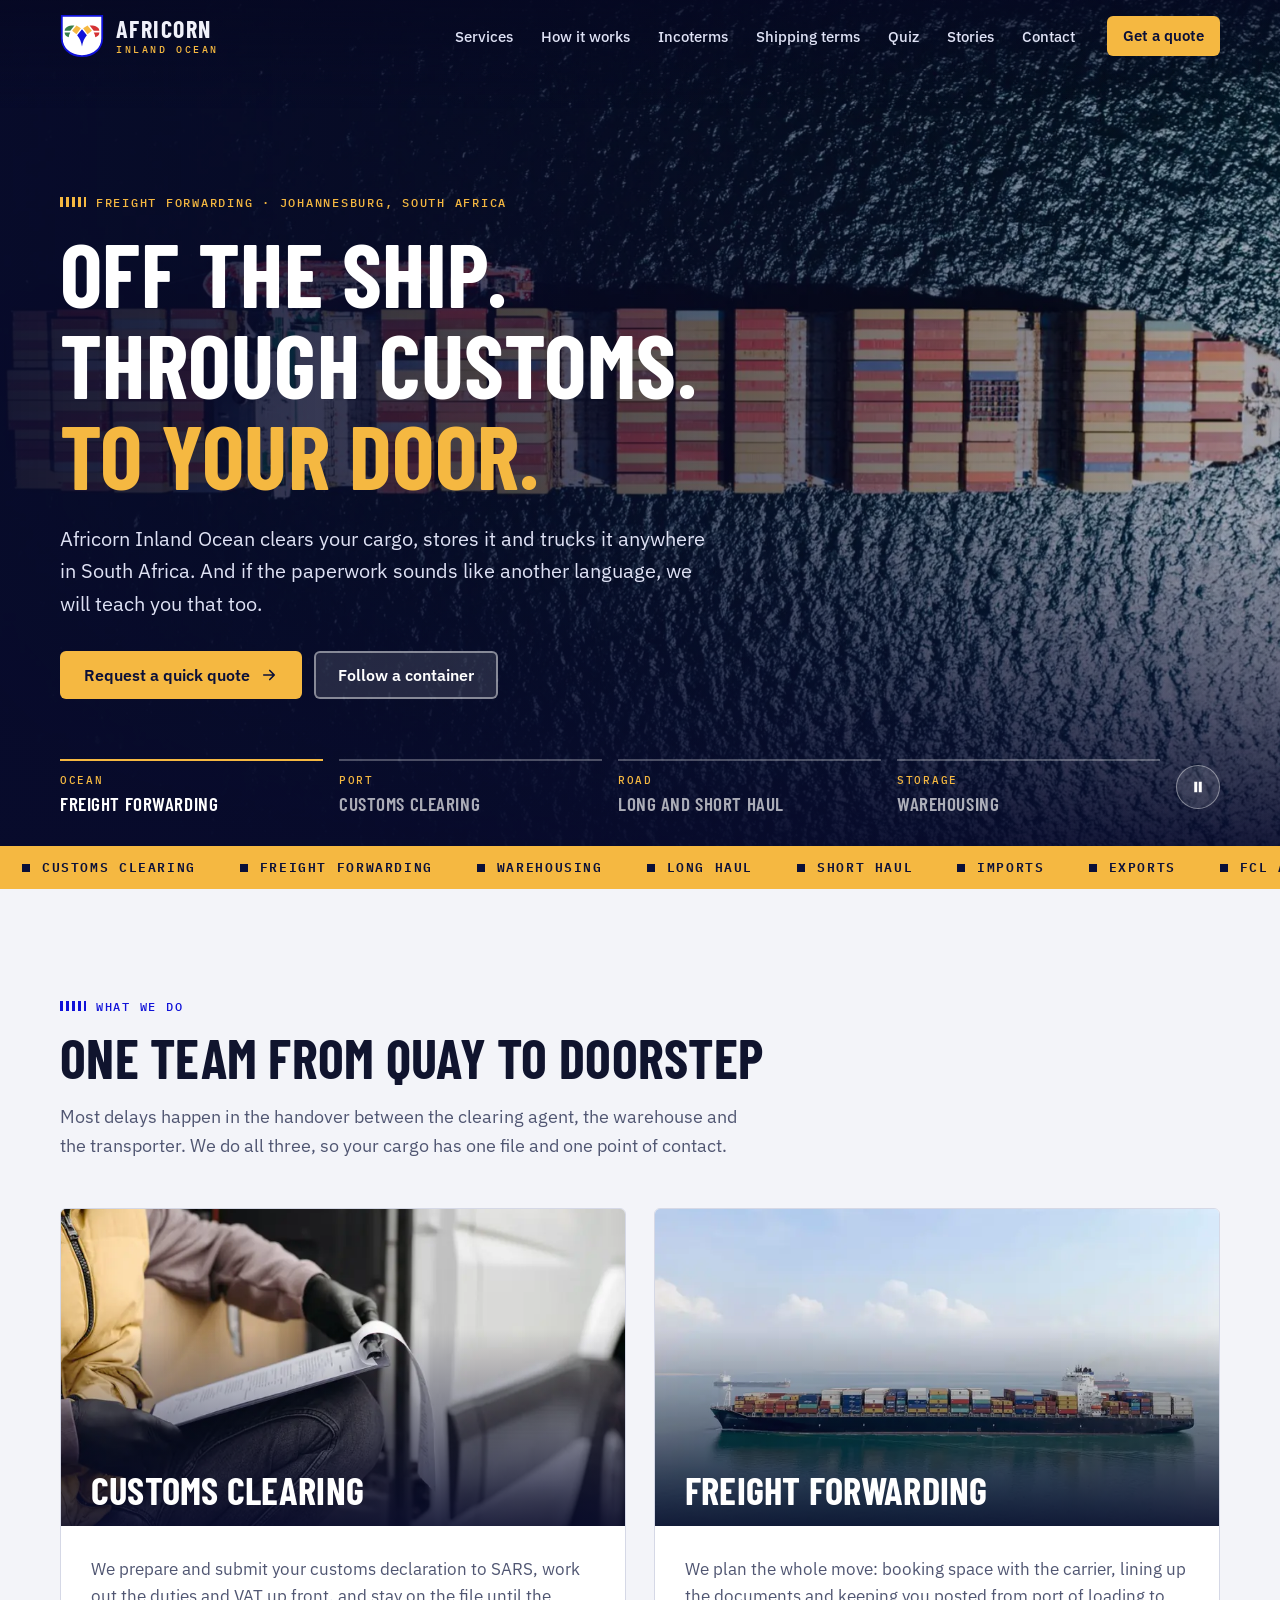
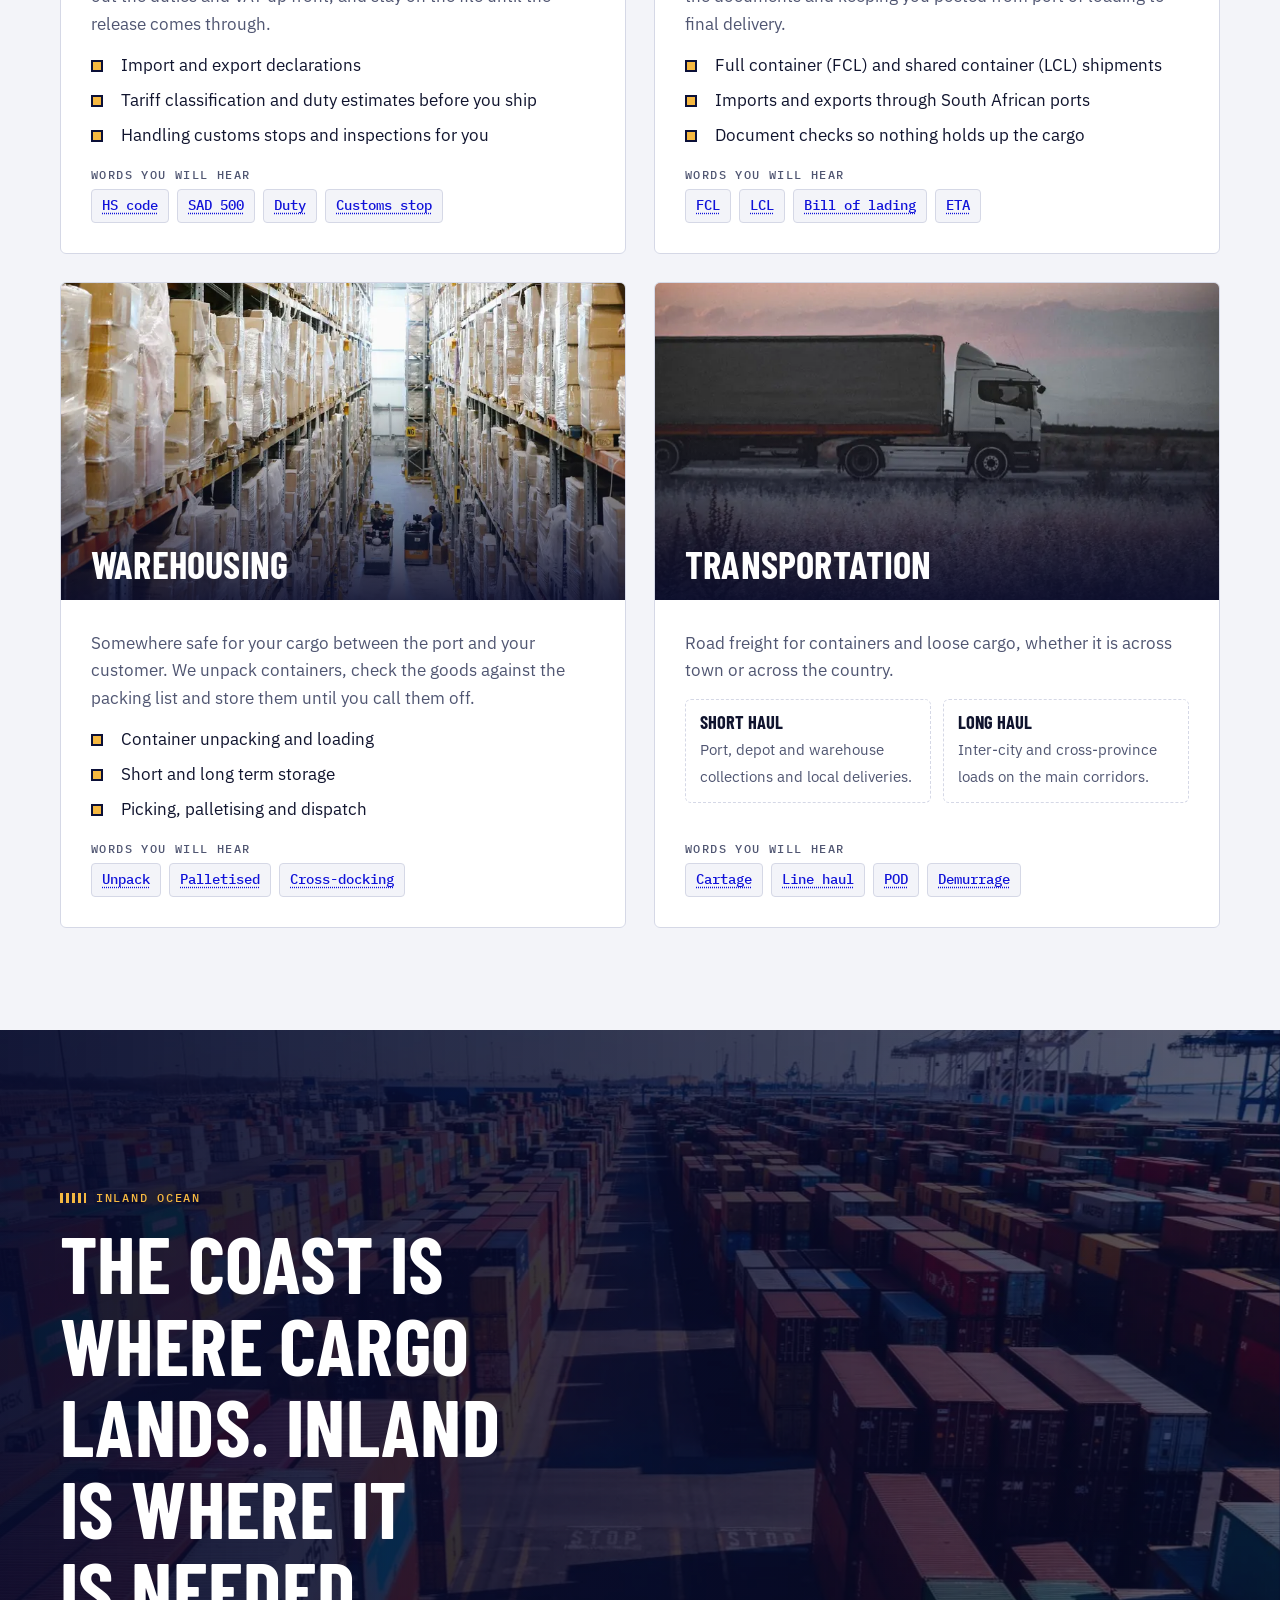
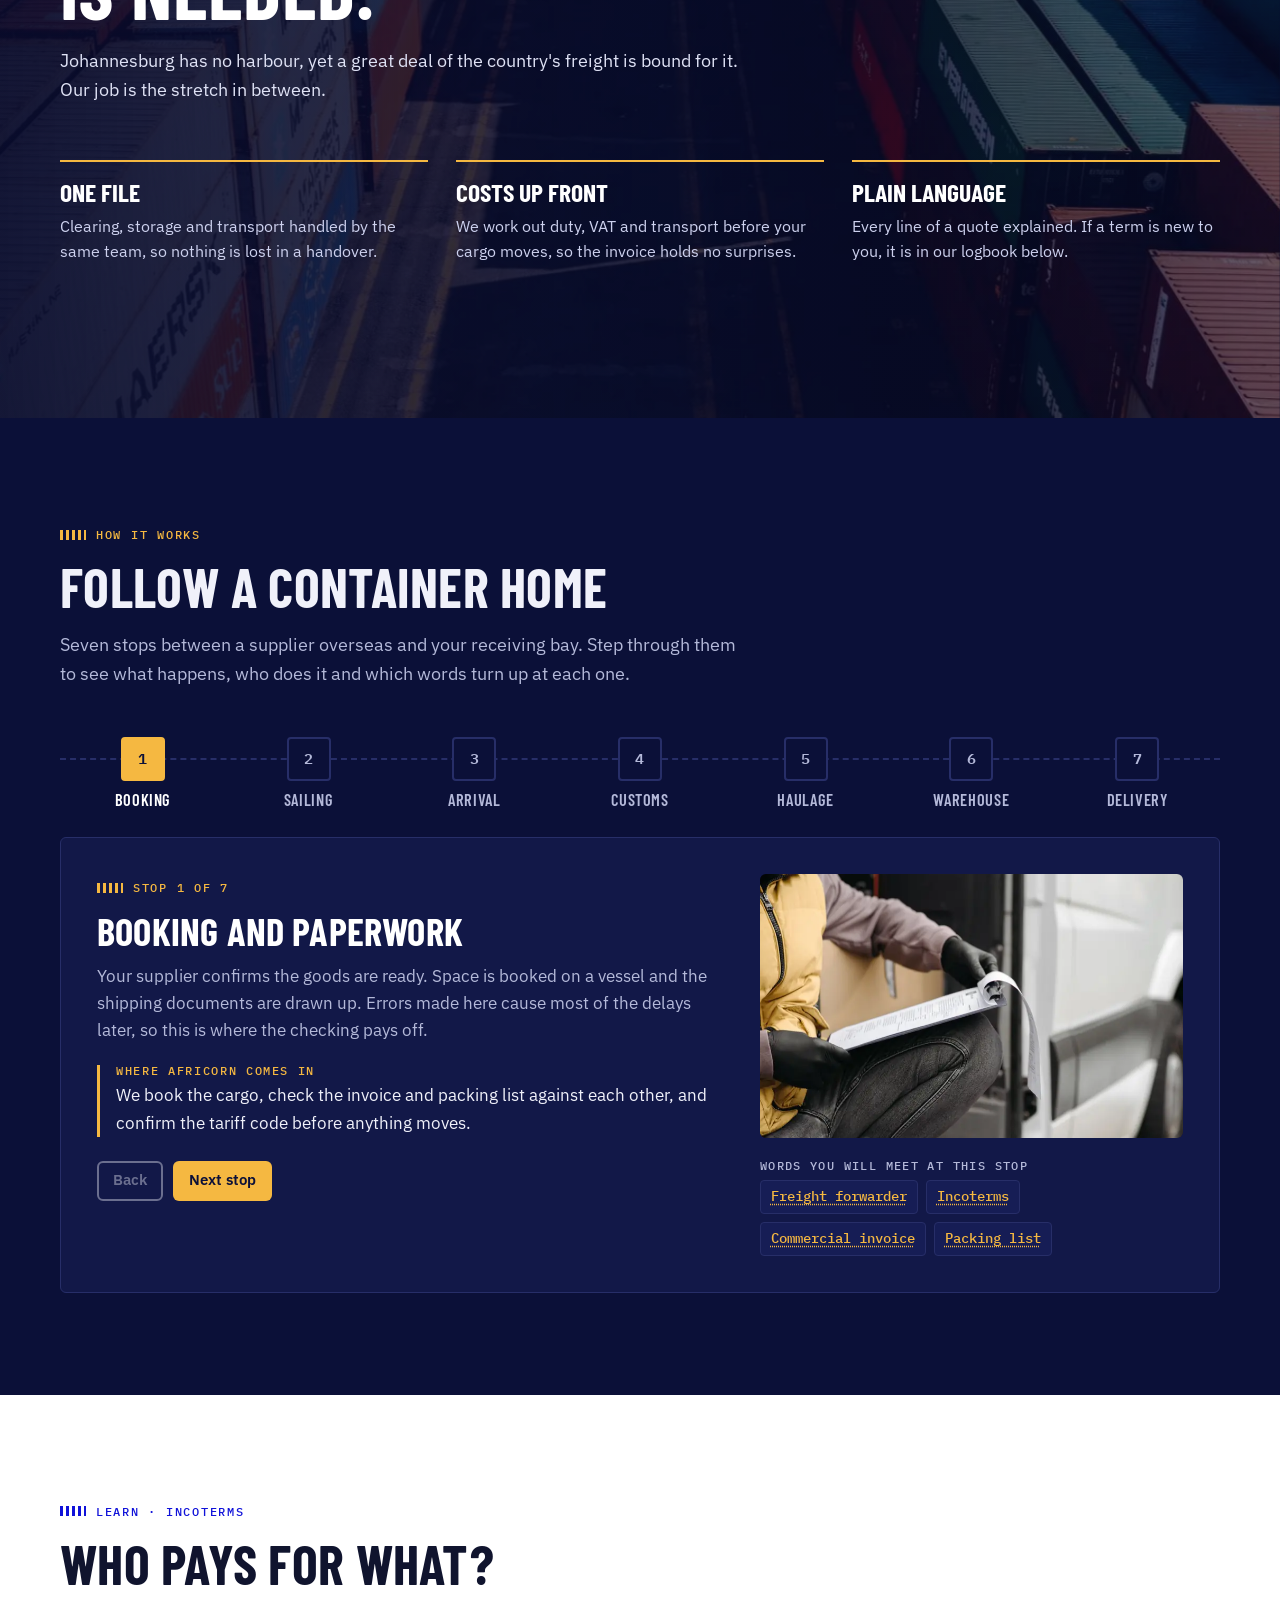
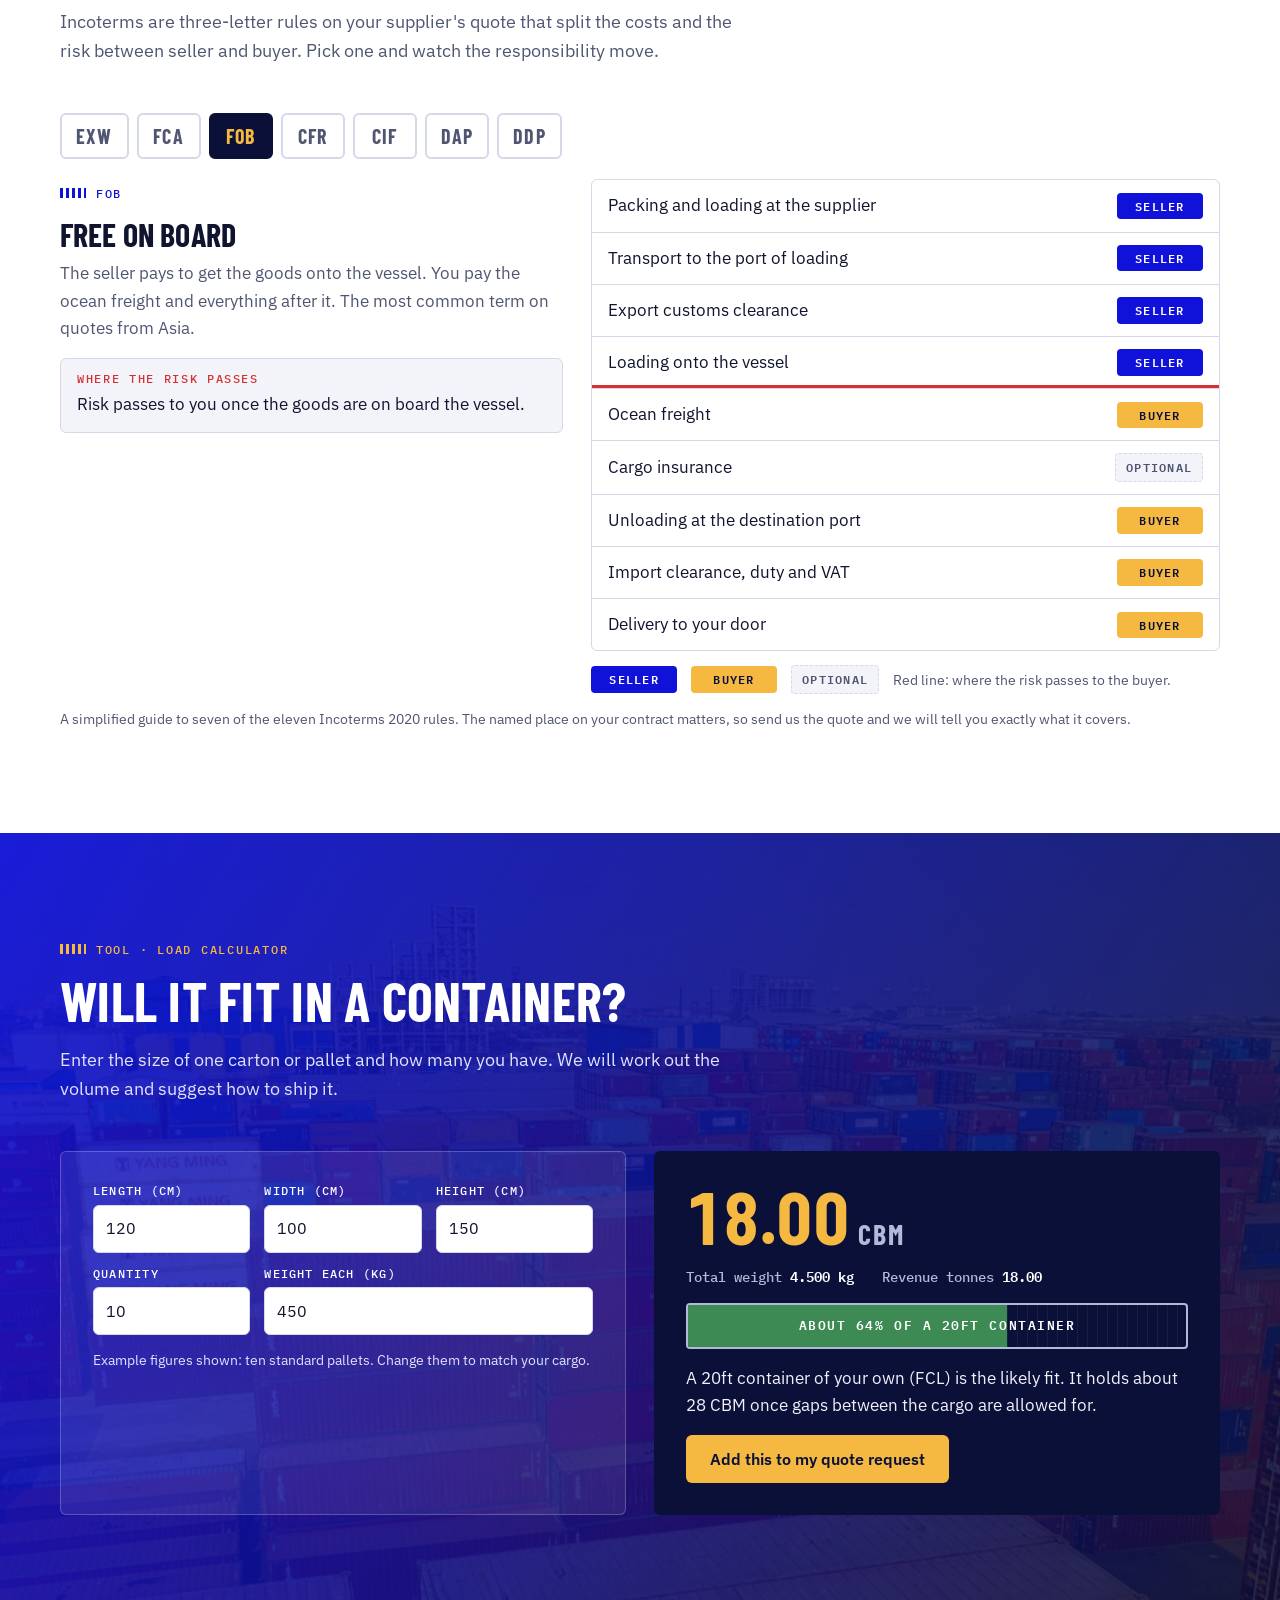
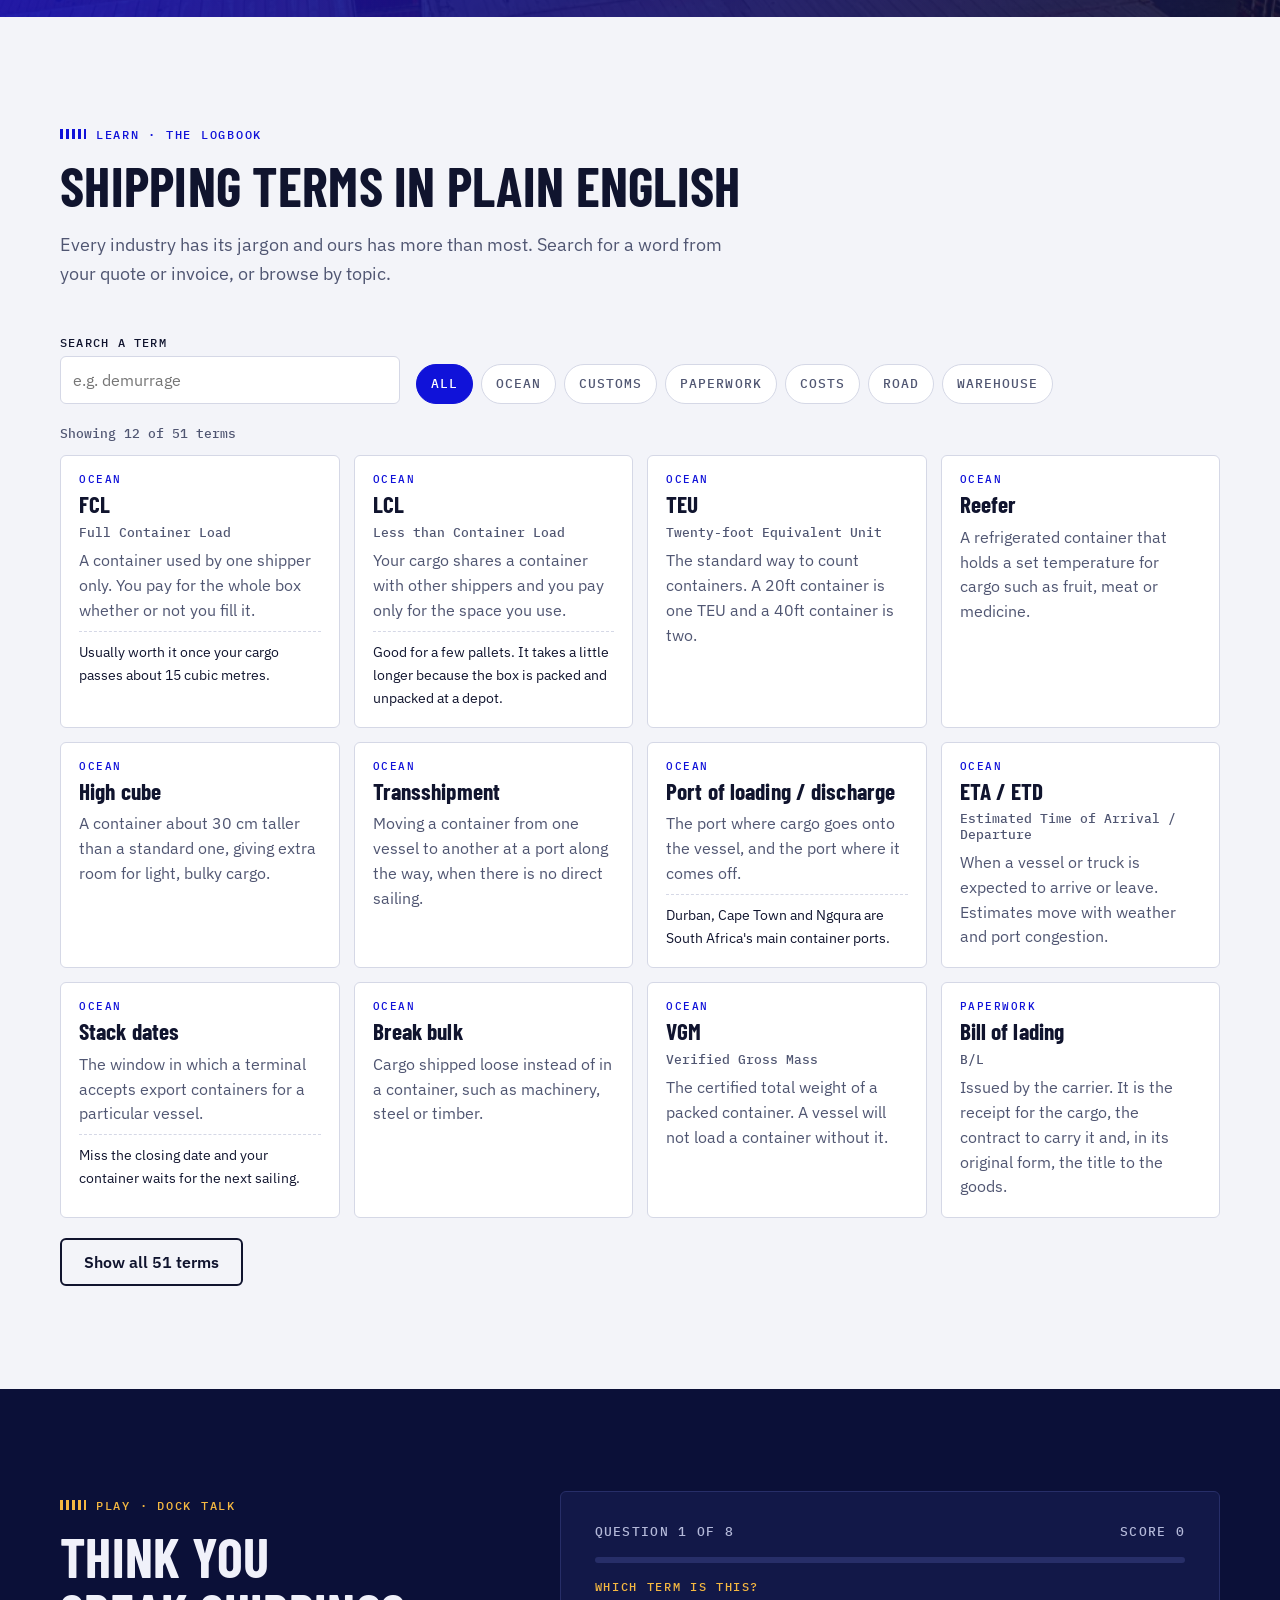
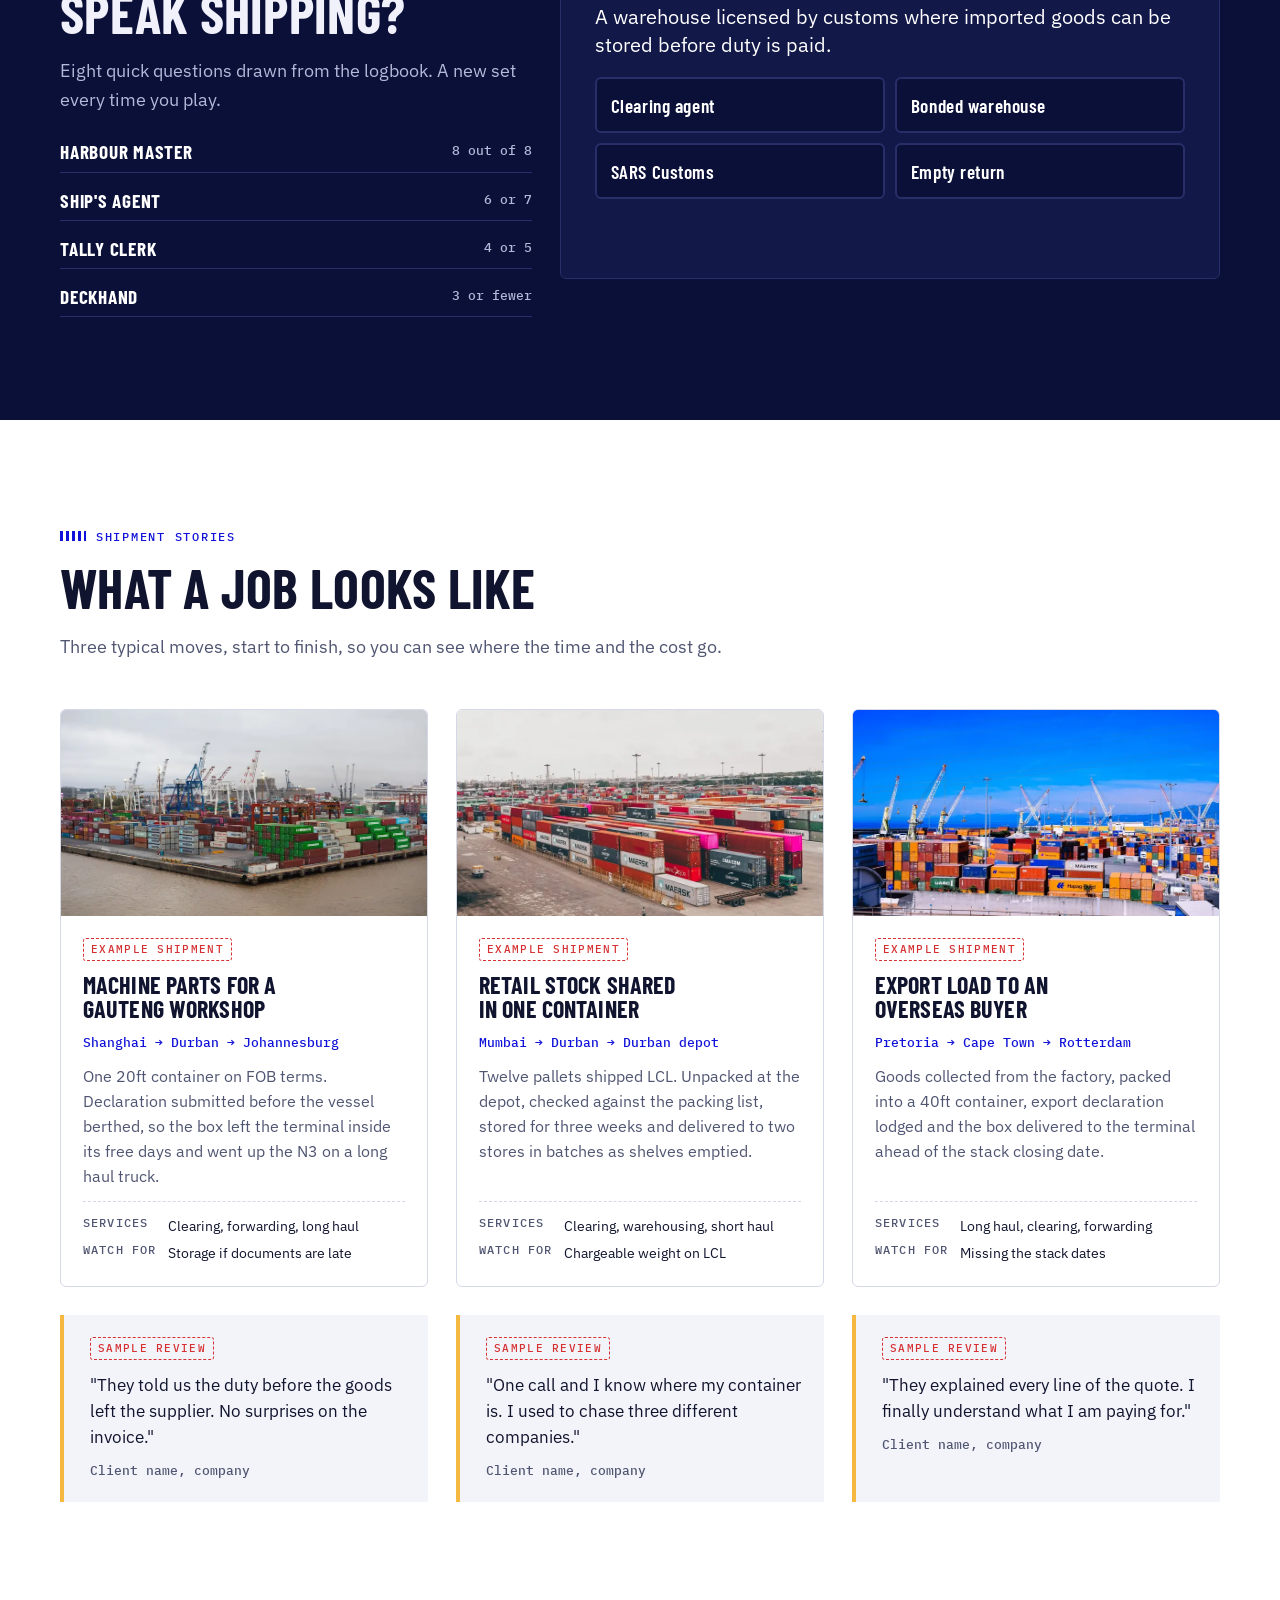
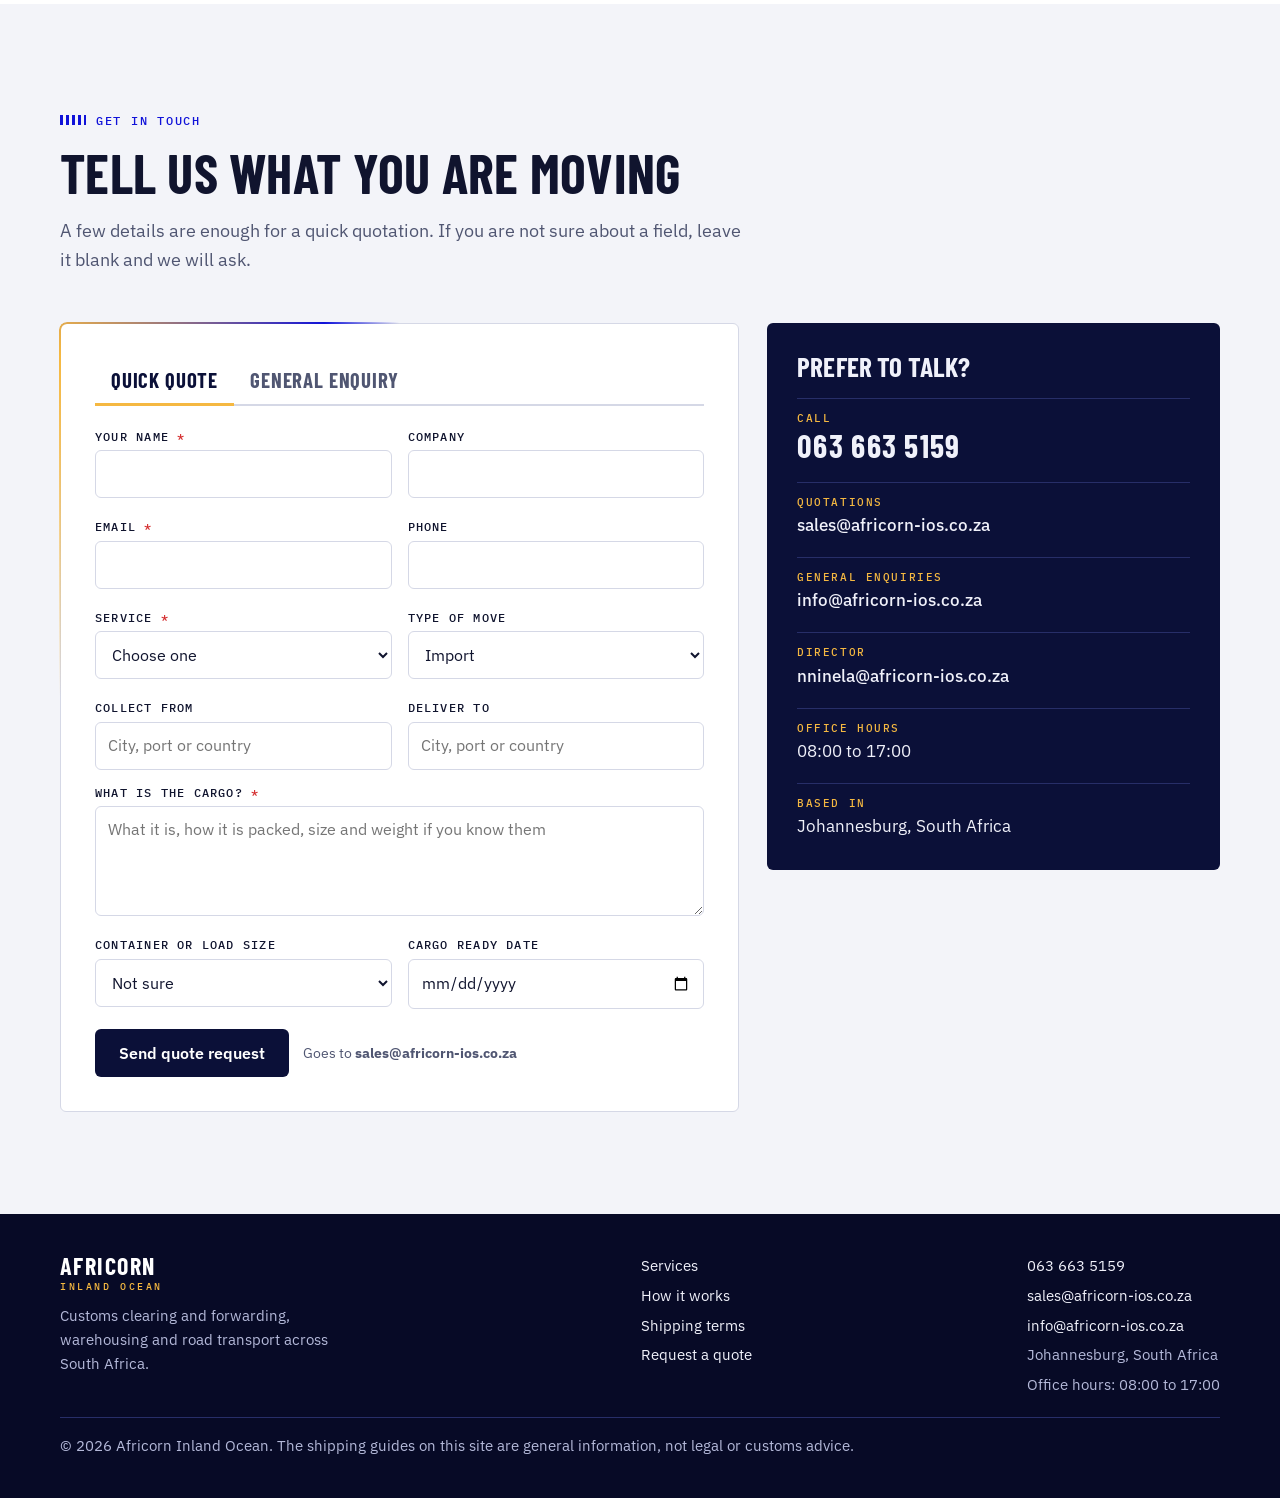
<file: site/index.html>
<!doctype html>
<html lang="en-ZA">
<head>
<meta charset="utf-8">
<meta name="viewport" content="width=device-width, initial-scale=1, viewport-fit=cover">
<title>Africorn Inland Ocean</title>
<meta name="description" content="Africorn Inland Ocean: customs clearing and forwarding, warehousing, and long and short haul transport across South Africa. Request a quick quotation and learn the language of shipping.">
<meta name="theme-color" content="#0b1038">
<meta property="og:title" content="Africorn Inland Ocean | Freight forwarding, South Africa">
<meta property="og:description" content="Customs clearing and forwarding, warehousing, and long and short haul transport. Request a quick quotation.">
<meta property="og:type" content="website">
<meta property="og:url" content="https://africorn-ios.co.za/">
<link rel="icon" href="data:image/svg+xml,%3Csvg xmlns='http://www.w3.org/2000/svg' viewBox='30 42 780 778'%3E%3Cpath d='M62 74H778V470C778 640 640 788 420 788C200 788 62 640 62 470Z' fill='%23fff' stroke='%231012d9' stroke-width='32'/%3E%3Cpath d='M112 340C116 280 170 244 285 246L212 340Z' fill='%23367c4a'/%3E%3Cpath d='M112 368H212C196 395 188 420 185 452C140 440 112 410 112 368Z' fill='%23367c4a'/%3E%3Cpath d='M322 246L400 294L322 400L245 340Z' fill='%23f5b841'/%3E%3Cpath d='M518 246L595 340L518 400L440 294Z' fill='%23f5b841'/%3E%3Cpath d='M420 310L506 418C460 470 432 540 420 615C408 540 380 470 334 418Z' fill='%231012d9'/%3E%3Cpath d='M555 246C670 244 724 280 728 340H628Z' fill='%23d53132'/%3E%3Cpath d='M628 368H728C728 410 700 440 655 452C652 420 644 395 628 368Z' fill='%23d53132'/%3E%3C/svg%3E">
<link rel="preconnect" href="https://fonts.googleapis.com">
<link rel="preconnect" href="https://fonts.gstatic.com" crossorigin>
<link rel="stylesheet" href="https://fonts.googleapis.com/css2?family=Barlow+Condensed:wght@600;700&family=IBM+Plex+Mono:wght@400;500;600&family=IBM+Plex+Sans:wght@400;500;600&display=swap">
<link rel="stylesheet" href="css/styles.css">
</head>
<body>
<a class="skip" href="#main">Skip to content</a>

<div class="progress" id="progress" aria-hidden="true"></div>
<header class="site-head" id="siteHead">
  <div class="wrap">
    <a class="logo" href="#top" aria-label="Africorn Inland Ocean, home">
      <svg class="logo-mark" viewBox="30 42 780 778" aria-hidden="true"><path d="M62 74H778V470C778 640 640 788 420 788C200 788 62 640 62 470Z" fill="#fff" stroke="#1012d9" stroke-width="32"/><path d="M112 340C116 280 170 244 285 246L212 340Z" fill="#367c4a"/><path d="M112 368H212C196 395 188 420 185 452C140 440 112 410 112 368Z" fill="#367c4a"/><path d="M322 246L400 294L322 400L245 340Z" fill="#f5b841"/><path d="M518 246L595 340L518 400L440 294Z" fill="#f5b841"/><path d="M420 310L506 418C460 470 432 540 420 615C408 540 380 470 334 418Z" fill="#1012d9"/><path d="M555 246C670 244 724 280 728 340H628Z" fill="#d53132"/><path d="M628 368H728C728 410 700 440 655 452C652 420 644 395 628 368Z" fill="#d53132"/></svg>
      <span class="logo-text"><b>Africorn</b><span>Inland Ocean</span></span>
    </a>
    <button class="nav-toggle" id="navToggle" aria-expanded="false" aria-controls="nav" aria-label="Menu">
      <svg viewBox="0 0 24 24" fill="none" stroke="currentColor" stroke-width="2" stroke-linecap="round" aria-hidden="true"><path d="M4 7h16M4 12h16M4 17h16"/></svg>
    </button>
    <nav class="nav" id="nav" aria-label="Main">
      <a href="#services">Services</a>
      <a href="#journey">How it works</a>
      <a href="#incoterms">Incoterms</a>
      <a href="#logbook">Shipping terms</a>
      <a href="#quiz">Quiz</a>
      <a href="#stories">Stories</a>
      <a href="#contact">Contact</a>
    </nav>
    <a class="btn btn--go btn--sm head-cta" href="#contact">Get a quote</a>
  </div>
</header>

<main id="main">
<section class="hero" id="top">
  <div class="hero-media" id="heroMedia">
    <img class="hero-slide on" src="assets/img/hero-ship.webp" srcset="assets/img/hero-ship-sm.webp 800w, assets/img/hero-ship.webp 1920w" sizes="100vw" alt="A loaded container ship seen from above on open water" width="1920" height="1079">
    <img class="hero-slide" src="assets/img/hero-port.webp" srcset="assets/img/hero-port-sm.webp 800w, assets/img/hero-port.webp 1920w" sizes="100vw" alt="A container ship being worked by gantry cranes at a port" width="1920" height="1080" loading="lazy" decoding="async">
    <img class="hero-slide" src="assets/img/hero-road.webp" srcset="assets/img/hero-road-sm.webp 800w, assets/img/hero-road.webp 1920w" sizes="100vw" alt="Freight trucks travelling along a highway" width="1920" height="845" loading="lazy" decoding="async">
    <img class="hero-slide" src="assets/img/hero-warehouse.webp" srcset="assets/img/hero-warehouse-sm.webp 800w, assets/img/hero-warehouse.webp 1920w" sizes="100vw" alt="A warehouse floor stacked with palletised goods" width="1920" height="1126" loading="lazy" decoding="async">
  </div>
  <div class="hero-shade"></div>
  <div class="wrap hero-inner">
    <span class="plate">Freight forwarding · Johannesburg, South Africa</span>
    <h1 id="heroTitle">Off the ship.<br>Through customs.<br><em>To your door.</em></h1>
    <p class="hero-sub">Africorn Inland Ocean clears your cargo, stores it and trucks it anywhere in South Africa. And if the paperwork sounds like another language, we will teach you that too.</p>
    <div class="hero-cta">
      <a class="btn btn--go" href="#contact">Request a quick quote
        <svg viewBox="0 0 24 24" fill="none" stroke="currentColor" stroke-width="2.2" stroke-linecap="round" stroke-linejoin="round" aria-hidden="true"><path d="M5 12h14M13 6l6 6-6 6"/></svg></a>
      <a class="btn btn--glass" href="#journey">Follow a container</a>
    </div>
  </div>
  <div class="wrap hero-tabs" id="heroTabs" role="group" aria-label="Background photos">
    <button class="hero-tab on" type="button" data-i="0"><small>Ocean</small>Freight forwarding</button>
    <button class="hero-tab" type="button" data-i="1"><small>Port</small>Customs clearing</button>
    <button class="hero-tab" type="button" data-i="2"><small>Road</small>Long and short haul</button>
    <button class="hero-tab" type="button" data-i="3"><small>Storage</small>Warehousing</button>
    <button class="hero-pause" type="button" id="heroPause" aria-pressed="false" aria-label="Pause the photo slideshow">
      <svg viewBox="0 0 24 24" fill="currentColor" aria-hidden="true"><path class="i-pause" d="M7 5h4v14H7zM13 5h4v14h-4z"/><path class="i-play" d="M8 5v14l11-7z"/></svg>
    </button>
  </div>
</section>
<div class="marquee" aria-label="Our services">
  <div class="marquee-track"><ul><li>Customs clearing</li><li>Freight forwarding</li><li>Warehousing</li><li>Long haul</li><li>Short haul</li><li>Imports</li><li>Exports</li><li>FCL and LCL</li></ul><ul aria-hidden="true"><li>Customs clearing</li><li>Freight forwarding</li><li>Warehousing</li><li>Long haul</li><li>Short haul</li><li>Imports</li><li>Exports</li><li>FCL and LCL</li></ul></div>
</div>

<section class="band" id="services">
  <div class="wrap">
    <div class="sec-head">
      <span class="plate">What we do</span>
      <h2>One team from quay to doorstep</h2>
      <p class="lede">Most delays happen in the handover between the clearing agent, the warehouse and the transporter. We do all three, so your cargo has one file and one point of contact.</p>
    </div>
    <div class="svc-grid">
      <article class="svc">
        <div class="svc-photo"><img src="assets/img/svc-customs.webp" srcset="assets/img/svc-customs-sm.webp 800w, assets/img/svc-customs.webp 1200w" sizes="(max-width: 820px) 100vw, 580px" alt="A person checking shipping documents on a clipboard beside a delivery vehicle" width="1200" height="800" loading="lazy" decoding="async"><h3>Customs clearing</h3></div>
        <div class="svc-body">
          <p>We prepare and submit your customs declaration to SARS, work out the duties and VAT up front, and stay on the file until the release comes through.</p>
          <ul class="ticks">
            <li>Import and export declarations</li>
            <li>Tariff classification and duty estimates before you ship</li>
            <li>Handling customs stops and inspections for you</li>
          </ul>
          <div class="chips"><span class="chips-label">Words you will hear</span>
            <button class="term" data-term="hs">HS code</button><button class="term" data-term="sad500">SAD 500</button><button class="term" data-term="duty">Duty</button><button class="term" data-term="stop">Customs stop</button></div>
        </div>
      </article>
      <article class="svc">
        <div class="svc-photo"><img src="assets/img/svc-forwarding.webp" srcset="assets/img/svc-forwarding-sm.webp 800w, assets/img/svc-forwarding.webp 1200w" sizes="(max-width: 820px) 100vw, 580px" alt="A container ship under way on a calm sea" width="1200" height="800" loading="lazy" decoding="async"><h3>Freight forwarding</h3></div>
        <div class="svc-body">
          <p>We plan the whole move: booking space with the carrier, lining up the documents and keeping you posted from port of loading to final delivery.</p>
          <ul class="ticks">
            <li>Full container (FCL) and shared container (LCL) shipments</li>
            <li>Imports and exports through South African ports</li>
            <li>Document checks so nothing holds up the cargo</li>
          </ul>
          <div class="chips"><span class="chips-label">Words you will hear</span>
            <button class="term" data-term="fcl">FCL</button><button class="term" data-term="lcl">LCL</button><button class="term" data-term="bl">Bill of lading</button><button class="term" data-term="eta">ETA</button></div>
        </div>
      </article>
      <article class="svc">
        <div class="svc-photo"><img src="assets/img/svc-warehouse.webp" srcset="assets/img/svc-warehouse-sm.webp 800w, assets/img/svc-warehouse.webp 1200w" sizes="(max-width: 820px) 100vw, 580px" alt="A warehouse aisle with boxed goods on high racking" width="1200" height="800" loading="lazy" decoding="async"><h3>Warehousing</h3></div>
        <div class="svc-body">
          <p>Somewhere safe for your cargo between the port and your customer. We unpack containers, check the goods against the packing list and store them until you call them off.</p>
          <ul class="ticks">
            <li>Container unpacking and loading</li>
            <li>Short and long term storage</li>
            <li>Picking, palletising and dispatch</li>
          </ul>
          <div class="chips"><span class="chips-label">Words you will hear</span>
            <button class="term" data-term="unpack">Unpack</button><button class="term" data-term="pallet">Palletised</button><button class="term" data-term="crossdock">Cross-docking</button></div>
        </div>
      </article>
      <article class="svc">
        <div class="svc-photo"><img src="assets/img/svc-transport.webp" srcset="assets/img/svc-transport-sm.webp 800w, assets/img/svc-transport.webp 1200w" sizes="(max-width: 820px) 100vw, 580px" alt="A truck and trailer on an open road at dusk" width="1200" height="800" loading="lazy" decoding="async"><h3>Transportation</h3></div>
        <div class="svc-body">
          <p>Road freight for containers and loose cargo, whether it is across town or across the country.</p>
          <div class="haul">
            <div><b>Short haul</b><span>Port, depot and warehouse collections and local deliveries.</span></div>
            <div><b>Long haul</b><span>Inter-city and cross-province loads on the main corridors.</span></div>
          </div>
          <div class="chips"><span class="chips-label">Words you will hear</span>
            <button class="term" data-term="cartage">Cartage</button><button class="term" data-term="linehaul">Line haul</button><button class="term" data-term="pod">POD</button><button class="term" data-term="demurrage">Demurrage</button></div>
        </div>
      </article>
    </div>
  </div>
</section>

<section class="statement" id="why">
  <img class="band-bg" src="assets/img/band-yard.webp" srcset="assets/img/band-yard-sm.webp 800w, assets/img/band-yard.webp 1920w" sizes="100vw" alt="" width="1920" height="1224" loading="lazy" decoding="async">
  <div class="wrap">
    <span class="plate">Inland ocean</span>
    <h2>The coast is where cargo lands. Inland is where it is needed.</h2>
    <p class="lede">Johannesburg has no harbour, yet a great deal of the country's freight is bound for it. Our job is the stretch in between.</p>
    <div class="pillars">
      <div class="pillar"><b>One file</b><p>Clearing, storage and transport handled by the same team, so nothing is lost in a handover.</p></div>
      <div class="pillar"><b>Costs up front</b><p>We work out duty, VAT and transport before your cargo moves, so the invoice holds no surprises.</p></div>
      <div class="pillar"><b>Plain language</b><p>Every line of a quote explained. If a term is new to you, it is in our logbook below.</p></div>
    </div>
  </div>
</section>

<section class="band band--dark" id="journey">
  <div class="wrap">
    <div class="sec-head">
      <span class="plate">How it works</span>
      <h2>Follow a container home</h2>
      <p class="lede">Seven stops between a supplier overseas and your receiving bay. Step through them to see what happens, who does it and which words turn up at each one.</p>
    </div>
    <ol class="route" id="route" role="tablist" aria-label="Stops on the journey"></ol>
    <div class="leg" id="leg" role="tabpanel" aria-live="polite"></div>
  </div>
</section>

<section class="band band--white" id="incoterms">
  <div class="wrap">
    <div class="sec-head">
      <span class="plate">Learn · Incoterms</span>
      <h2>Who pays for what?</h2>
      <p class="lede">Incoterms are three-letter rules on your supplier's quote that split the costs and the risk between seller and buyer. Pick one and watch the responsibility move.</p>
    </div>
    <div class="inco-tabs" id="incoTabs" role="group" aria-label="Choose an Incoterm"></div>
    <div class="inco">
      <div class="inco-about" id="incoAbout" aria-live="polite"></div>
      <div>
        <ul class="inco-rows" id="incoRows"></ul>
        <div class="inco-key"><span class="who who--s">Seller</span><span class="who who--b">Buyer</span><span class="who who--o">Optional</span><span>Red line: where the risk passes to the buyer.</span></div>
      </div>
    </div>
    <p class="note">A simplified guide to seven of the eleven Incoterms 2020 rules. The named place on your contract matters, so send us the quote and we will tell you exactly what it covers.</p>
  </div>
</section>

<section class="band band--sea band--photo" id="calculator">
  <img class="band-bg" src="assets/img/leg-yard.webp" srcset="assets/img/leg-yard-sm.webp 800w, assets/img/leg-yard.webp 1200w" sizes="100vw" alt="" width="1200" height="803" loading="lazy" decoding="async">
  <div class="wrap">
    <div class="sec-head">
      <span class="plate">Tool · Load calculator</span>
      <h2>Will it fit in a container?</h2>
      <p class="lede">Enter the size of one carton or pallet and how many you have. We will work out the volume and suggest how to ship it.</p>
    </div>
    <div class="calc">
      <form class="calc-form" id="calcForm" novalidate>
        <div class="calc-grid">
          <div class="field"><label for="cL">Length (cm)</label><input id="cL" type="number" inputmode="decimal" min="1" value="120"></div>
          <div class="field"><label for="cW">Width (cm)</label><input id="cW" type="number" inputmode="decimal" min="1" value="100"></div>
          <div class="field"><label for="cH">Height (cm)</label><input id="cH" type="number" inputmode="decimal" min="1" value="150"></div>
          <div class="field"><label for="cQ">Quantity</label><input id="cQ" type="number" inputmode="numeric" min="1" value="10"></div>
          <div class="field span2"><label for="cKg">Weight each (kg)</label><input id="cKg" type="number" inputmode="decimal" min="0" value="450"></div>
        </div>
        <p class="note" style="color:#dfe2ff">Example figures shown: ten standard pallets. Change them to match your cargo.</p>
      </form>
      <div class="calc-out" aria-live="polite">
        <div class="big" id="calcCbm">18.00<small>CBM</small></div>
        <div class="calc-stats" id="calcStats"></div>
        <div class="fill" aria-hidden="true"><i id="calcFill"></i><span id="calcFillLabel"></span></div>
        <p class="calc-advice" id="calcAdvice"></p>
        <button class="btn btn--go" type="button" id="calcToQuote">Add this to my quote request</button>
      </div>
    </div>
  </div>
</section>

<section class="band" id="logbook">
  <div class="wrap">
    <div class="sec-head">
      <span class="plate">Learn · The logbook</span>
      <h2>Shipping terms in plain English</h2>
      <p class="lede">Every industry has its jargon and ours has more than most. Search for a word from your quote or invoice, or browse by topic.</p>
    </div>
    <div class="gl-tools">
      <div class="field"><label for="glSearch">Search a term</label><input id="glSearch" type="search" placeholder="e.g. demurrage" autocomplete="off"></div>
      <div class="gl-cats" id="glCats" role="group" aria-label="Filter by topic"></div>
    </div>
    <p class="gl-count" id="glCount" role="status"></p>
    <div class="gl-grid" id="glGrid"></div>
    <button class="btn btn--line gl-more" type="button" id="glMore" hidden></button>
  </div>
</section>

<section class="band band--dark" id="quiz">
  <div class="wrap">
    <div class="quiz">
      <div>
        <span class="plate">Play · Dock talk</span>
        <h2>Think you speak shipping?</h2>
        <p class="lede">Eight quick questions drawn from the logbook. A new set every time you play.</p>
        <ul class="ranks">
          <li><b>Harbour Master</b><span>8 out of 8</span></li>
          <li><b>Ship's Agent</b><span>6 or 7</span></li>
          <li><b>Tally Clerk</b><span>4 or 5</span></li>
          <li><b>Deckhand</b><span>3 or fewer</span></li>
        </ul>
      </div>
      <div class="quiz-box" id="quizBox"></div>
    </div>
  </div>
</section>

<section class="band band--white" id="stories">
  <div class="wrap">
    <div class="sec-head">
      <span class="plate">Shipment stories</span>
      <h2>What a job looks like</h2>
      <p class="lede">Three typical moves, start to finish, so you can see where the time and the cost go.</p>
    </div>
    <div class="stories">
      <article class="story">
        <div class="story-photo"><img src="assets/img/story-terminal.webp" srcset="assets/img/story-terminal-sm.webp 800w, assets/img/story-terminal.webp 1000w" sizes="(max-width: 900px) 100vw, 380px" alt="Stacked containers on a quay beside a harbour" width="1000" height="667" loading="lazy" decoding="async"></div>
        <div class="story-body">
          <span class="sample-flag">Example shipment</span>
          <h3>Machine parts for a Gauteng workshop</h3>
          <span class="lane">Shanghai → Durban → Johannesburg</span>
          <p>One 20ft container on FOB terms. Declaration submitted before the vessel berthed, so the box left the terminal inside its free days and went up the N3 on a long haul truck.</p>
          <dl><dt>Services</dt><dd>Clearing, forwarding, long haul</dd><dt>Watch for</dt><dd>Storage if documents are late</dd></dl>
        </div>
      </article>
      <article class="story">
        <div class="story-photo"><img src="assets/img/story-depot.webp" srcset="assets/img/story-depot-sm.webp 800w, assets/img/story-depot.webp 1000w" sizes="(max-width: 900px) 100vw, 380px" alt="Rows of containers in a depot yard" width="1000" height="667" loading="lazy" decoding="async"></div>
        <div class="story-body">
          <span class="sample-flag">Example shipment</span>
          <h3>Retail stock shared in one container</h3>
          <span class="lane">Mumbai → Durban → Durban depot</span>
          <p>Twelve pallets shipped LCL. Unpacked at the depot, checked against the packing list, stored for three weeks and delivered to two stores in batches as shelves emptied.</p>
          <dl><dt>Services</dt><dd>Clearing, warehousing, short haul</dd><dt>Watch for</dt><dd>Chargeable weight on LCL</dd></dl>
        </div>
      </article>
      <article class="story">
        <div class="story-photo"><img src="assets/img/story-quay.webp" srcset="assets/img/story-quay-sm.webp 800w, assets/img/story-quay.webp 1000w" sizes="(max-width: 900px) 100vw, 380px" alt="A container terminal with cranes under a blue sky" width="1000" height="667" loading="lazy" decoding="async"></div>
        <div class="story-body">
          <span class="sample-flag">Example shipment</span>
          <h3>Export load to an overseas buyer</h3>
          <span class="lane">Pretoria → Cape Town → Rotterdam</span>
          <p>Goods collected from the factory, packed into a 40ft container, export declaration lodged and the box delivered to the terminal ahead of the stack closing date.</p>
          <dl><dt>Services</dt><dd>Long haul, clearing, forwarding</dd><dt>Watch for</dt><dd>Missing the stack dates</dd></dl>
        </div>
      </article>
    </div>
    <div class="quotes">
      <figure class="quote"><span class="sample-flag">Sample review</span>
        <blockquote>"They told us the duty before the goods left the supplier. No surprises on the invoice."</blockquote>
        <figcaption>Client name, company</figcaption></figure>
      <figure class="quote"><span class="sample-flag">Sample review</span>
        <blockquote>"One call and I know where my container is. I used to chase three different companies."</blockquote>
        <figcaption>Client name, company</figcaption></figure>
      <figure class="quote"><span class="sample-flag">Sample review</span>
        <blockquote>"They explained every line of the quote. I finally understand what I am paying for."</blockquote>
        <figcaption>Client name, company</figcaption></figure>
    </div>
  </div>
</section>

<section class="band" id="contact">
  <div class="wrap">
    <div class="sec-head">
      <span class="plate">Get in touch</span>
      <h2>Tell us what you are moving</h2>
      <p class="lede">A few details are enough for a quick quotation. If you are not sure about a field, leave it blank and we will ask.</p>
    </div>
    <div class="contact">
      <div class="panel">
        <div class="tabs" role="tablist" aria-label="Contact forms">
          <button class="tab" role="tab" id="tabQuote" aria-selected="true" aria-controls="paneQuote">Quick quote</button>
          <button class="tab" role="tab" id="tabEnq" aria-selected="false" aria-controls="paneEnq">General enquiry</button>
        </div>

        <div id="paneQuote" role="tabpanel" aria-labelledby="tabQuote">
          <form id="quoteForm" novalidate>
            <div class="err-sum" id="quoteErr" tabindex="-1" hidden></div>
            <div class="form-grid">
              <div class="field"><label for="qName">Your name <span class="req">*</span></label><input id="qName" name="name" autocomplete="name" required><span class="err" id="qNameErr"></span></div>
              <div class="field"><label for="qCompany">Company</label><input id="qCompany" name="company" autocomplete="organization"></div>
              <div class="field"><label for="qEmail">Email <span class="req">*</span></label><input id="qEmail" name="email" type="email" autocomplete="email" required><span class="err" id="qEmailErr"></span></div>
              <div class="field"><label for="qPhone">Phone</label><input id="qPhone" name="phone" type="tel" autocomplete="tel"></div>
              <div class="field"><label for="qService">Service <span class="req">*</span></label>
                <select id="qService" name="service" required>
                  <option value="">Choose one</option>
                  <option>Customs clearing and forwarding</option>
                  <option>Warehousing</option>
                  <option>Transport: long haul</option>
                  <option>Transport: short haul</option>
                  <option>A combination / not sure</option>
                </select><span class="err" id="qServiceErr"></span></div>
              <div class="field"><label for="qDir">Type of move</label>
                <select id="qDir" name="direction"><option>Import</option><option>Export</option><option>Local (within South Africa)</option></select></div>
              <div class="field"><label for="qFrom">Collect from</label><input id="qFrom" name="from" placeholder="City, port or country"></div>
              <div class="field"><label for="qTo">Deliver to</label><input id="qTo" name="to" placeholder="City, port or country"></div>
              <div class="field full"><label for="qCargo">What is the cargo? <span class="req">*</span></label><textarea id="qCargo" name="cargo" required placeholder="What it is, how it is packed, size and weight if you know them"></textarea><span class="err" id="qCargoErr"></span></div>
              <div class="field"><label for="qEquip">Container or load size</label>
                <select id="qEquip" name="equipment"><option>Not sure</option><option>LCL / part load</option><option>20ft container</option><option>40ft container</option><option>40ft high cube</option><option>Refrigerated (reefer)</option><option>Loose / break bulk</option></select></div>
              <div class="field"><label for="qDate">Cargo ready date</label><input id="qDate" name="date" type="date"></div>
            </div>
            <div class="form-foot">
              <button class="btn btn--ink" type="submit">Send quote request</button>
              <p>Goes to <strong>sales@africorn-ios.co.za</strong></p>
            </div>
          </form>
          <div class="sent" id="quoteSent" hidden></div>
        </div>

        <div id="paneEnq" role="tabpanel" aria-labelledby="tabEnq" hidden>
          <form id="enqForm" novalidate>
            <div class="err-sum" id="enqErr" tabindex="-1" hidden></div>
            <div class="form-grid">
              <div class="field"><label for="eName">Your name <span class="req">*</span></label><input id="eName" name="name" autocomplete="name" required><span class="err" id="eNameErr"></span></div>
              <div class="field"><label for="eEmail">Email <span class="req">*</span></label><input id="eEmail" name="email" type="email" autocomplete="email" required><span class="err" id="eEmailErr"></span></div>
              <div class="field full"><label for="eSubject">Subject</label><input id="eSubject" name="subject"></div>
              <div class="field full"><label for="eMsg">Message <span class="req">*</span></label><textarea id="eMsg" name="message" required></textarea><span class="err" id="eMsgErr"></span></div>
            </div>
            <div class="form-foot">
              <button class="btn btn--ink" type="submit">Send enquiry</button>
              <p>Goes to <strong>info@africorn-ios.co.za</strong></p>
            </div>
          </form>
          <div class="sent" id="enqSent" hidden></div>
        </div>
      </div>

      <aside class="side">
        <div class="reach">
          <h3>Prefer to talk?</h3>
          <div class="reach-item"><small>Call</small><a class="tel" href="tel:+27636635159">063 663 5159</a></div>
          <div class="reach-item"><small>Quotations</small><a href="mailto:sales@africorn-ios.co.za">sales@africorn-ios.co.za</a></div>
          <div class="reach-item"><small>General enquiries</small><a href="mailto:info@africorn-ios.co.za">info@africorn-ios.co.za</a></div>
          <div class="reach-item"><small>Director</small><a href="mailto:nninela@africorn-ios.co.za">nninela@africorn-ios.co.za</a></div>
          <div class="reach-item"><small>Office hours</small><span style="color:var(--on-dark);font-size:1.06rem">08:00 to 17:00</span></div>
          <div class="reach-item"><small>Based in</small><span style="color:var(--on-dark);font-size:1.06rem">Johannesburg, South Africa</span></div>
        </div>
      </aside>
    </div>
  </div>
</section>
</main>

<footer class="foot">
  <div class="wrap">
    <div>
      <span class="logo-text"><b>Africorn</b><span>Inland Ocean</span></span>
      <p style="margin-top:12px;max-width:34ch">Customs clearing and forwarding, warehousing and road transport across South Africa.</p>
    </div>
    <ul>
      <li><a href="#services">Services</a></li>
      <li><a href="#journey">How it works</a></li>
      <li><a href="#logbook">Shipping terms</a></li>
      <li><a href="#contact">Request a quote</a></li>
    </ul>
    <ul>
      <li><a href="tel:+27636635159">063 663 5159</a></li>
      <li><a href="mailto:sales@africorn-ios.co.za">sales@africorn-ios.co.za</a></li>
      <li><a href="mailto:info@africorn-ios.co.za">info@africorn-ios.co.za</a></li>
      <li>Johannesburg, South Africa</li>
      <li>Office hours: 08:00 to 17:00</li>
    </ul>
    <p style="width:100%;border-top:1px solid var(--dark-line);padding-top:16px">© <span id="year">2026</span> Africorn Inland Ocean. The shipping guides on this site are general information, not legal or customs advice.</p>
  </div>
</footer>

<dialog class="term-dlg" id="termDlg" aria-labelledby="termDlgTitle">
  <div class="dlg-body" id="termDlgBody"></div>
  <div class="dlg-foot">
    <a class="btn btn--line btn--sm" href="#logbook" id="termDlgMore">See all terms</a>
    <button class="btn btn--ink btn--sm" id="termDlgClose" type="button">Close</button>
  </div>
</dialog>

<script src="js/app.js"></script>
</body>
</html>
</file>
<file: site/css/styles.css>
/* Layout concept: one shipment's route, ocean to inland. Dark "sea" bands for the brand
   moments, pale "paper" bands for reading, container-plate labels in mono type. */
:root {
  /* Brand palette, sampled from the Africorn shield logo */
  --ink: #0b1038;        /* deep navy: dark bands, headings */
  --sea: #1012d9;        /* logo royal blue */
  --sea-lite: #3d8a54;   /* logo green */
  --maize: #f5b841;      /* logo yellow: calls to action */
  --rust: #d53132;       /* logo red: sparing accents */
  --paper: #f3f4f9;      /* page background */

  --card: #ffffff;
  --text: #10142e;
  --muted: #505672;
  --line: #d5d8e6;
  --on-dark: #f0f1fa;
  --on-dark-muted: #b4b9d9;
  --dark-line: #272e68;
  --ok: #1d7a4c;
  --bad: #b3261e;

  --f-display: "Barlow Condensed", "Arial Narrow", "Roboto Condensed", sans-serif;
  --f-body: "IBM Plex Sans", "Segoe UI", system-ui, sans-serif;
  --f-mono: "IBM Plex Mono", ui-monospace, "SFMono-Regular", Menlo, monospace;

  --r: 6px;
  --gap: clamp(16px, 2.4vw, 28px);
  --band: clamp(56px, 8vw, 104px);
  color-scheme: light;
}

*, *::before, *::after { box-sizing: border-box; }
html { scroll-behavior: smooth; scroll-padding-top: 84px; }
body {
  margin: 0; background: var(--paper); color: var(--text);
  font: 400 17px/1.6 var(--f-body); -webkit-font-smoothing: antialiased;
}
body::before { content: ""; position: fixed; inset: 0 0 auto; height: env(safe-area-inset-top, 0px); z-index: 60; background: var(--ink); }
img, svg { max-width: 100%; }
[hidden] { display: none !important; }
a { color: inherit; }
h1, h2, h3, h4 { font-family: var(--f-display); font-weight: 700; line-height: 1.02; margin: 0; text-wrap: balance; letter-spacing: .005em; }
h1 { font-size: clamp(2.9rem, 7.4vw, 5.6rem); text-transform: uppercase; }
h2 { font-size: clamp(2.1rem, 4.6vw, 3.4rem); text-transform: uppercase; }
h3 { font-size: 1.6rem; }
p { margin: 0; }
button, input, select, textarea { font: inherit; color: inherit; }
button { cursor: pointer; }
:focus-visible { outline: 3px solid var(--maize); outline-offset: 2px; }
.band--dark :focus-visible, .site-head :focus-visible { outline-color: #fff; }

.wrap {
  max-width: 1200px; margin-inline: auto;
  padding-left: max(20px, env(safe-area-inset-left, 0px));
  padding-right: max(20px, env(safe-area-inset-right, 0px));
}
.band { padding-block: var(--band); }
.band--dark { background: var(--ink); color: var(--on-dark); }
.band--sea { background: var(--sea); color: #fff; }
.band--white { background: var(--card); }
.skip { position: absolute; left: -999px; top: 8px; background: var(--maize); color: var(--ink); padding: 10px 14px; z-index: 100; font-weight: 600; }
.skip:focus { left: 12px; }

/* container-plate label */
.plate {
  display: inline-flex; align-items: center; gap: 10px;
  font: 500 .78rem/1 var(--f-mono); letter-spacing: .14em; text-transform: uppercase;
  color: var(--sea); margin-bottom: 18px;
}
.plate::before { content: ""; width: 26px; height: 10px; background: repeating-linear-gradient(90deg, currentColor 0 3px, transparent 3px 6px); }
.band--dark .plate, .band--sea .plate, .hero .plate { color: var(--maize); }
.lede { font-size: 1.14rem; color: var(--muted); max-width: 62ch; margin-top: 16px; }
.band--dark .lede { color: var(--on-dark-muted); }
.band--sea .lede { color: #dfe2ff; }
.sec-head { margin-bottom: clamp(28px, 4vw, 48px); }

/* buttons */
.btn {
  display: inline-flex; align-items: center; justify-content: center; gap: 10px;
  min-height: 48px; padding: 0 22px; border-radius: var(--r); border: 2px solid transparent;
  font: 600 1rem/1 var(--f-body); text-decoration: none; transition: transform .15s ease, background-color .15s ease, border-color .15s ease;
}
.btn:active { transform: translateY(1px); }
.btn--go { background: var(--maize); color: var(--ink); }
.btn--go:hover { background: #ffcb5c; }
.btn--line { border-color: currentColor; background: transparent; color: inherit; }
.btn--line:hover { background: rgba(127, 160, 170, .16); }
.btn--ink { background: var(--ink); color: #fff; }
.btn--ink:hover { background: #1a2160; }
.btn--sm { min-height: 40px; padding: 0 14px; font-size: .92rem; }
.btn svg { width: 18px; height: 18px; flex: none; }

/* header */
.progress { position: fixed; left: 0; right: 0; top: env(safe-area-inset-top, 0px); height: 3px; z-index: 70; background: var(--maize); transform: scaleX(0); transform-origin: 0 50%; }
.site-head { position: fixed; left: 0; right: 0; top: env(safe-area-inset-top, 0px); z-index: 50; color: var(--on-dark); border-bottom: 1px solid transparent; transition: background-color .3s ease, border-color .3s ease; }
.site-head::before { content: ""; position: absolute; inset: 0 0 -36px; z-index: -1; pointer-events: none; background: linear-gradient(rgba(6, 8, 34, .72), rgba(6, 8, 34, 0)); transition: opacity .3s ease; }
.site-head.scrolled { background: rgba(11, 16, 56, .8); -webkit-backdrop-filter: blur(14px) saturate(1.4); backdrop-filter: blur(14px) saturate(1.4); border-bottom-color: rgba(255, 255, 255, .14); }
.site-head.scrolled::before { opacity: 0; }
.site-head .wrap { display: flex; align-items: center; gap: 20px; min-height: 72px; }
.logo { display: flex; align-items: center; gap: 12px; text-decoration: none; margin-right: auto; }
.logo-mark { width: 44px; height: 44px; flex: none; }
.logo-text { display: flex; flex-direction: column; line-height: 1; }
.logo-text b { font: 700 1.5rem/1 var(--f-display); letter-spacing: .06em; text-transform: uppercase; }
.logo-text span { font: 500 .62rem/1 var(--f-mono); letter-spacing: .26em; text-transform: uppercase; color: var(--maize); margin-top: 4px; }
.nav { display: flex; align-items: center; gap: 4px; }
.nav a { text-decoration: none; padding: 10px 12px; border-radius: var(--r); font-weight: 500; font-size: .95rem; color: #dfe2f5; }
.nav a:hover { color: #fff; background: rgba(255, 255, 255, .12); }
.nav-toggle { display: none; background: rgba(11, 16, 56, .5); border: 1px solid rgba(255, 255, 255, .3); border-radius: var(--r); width: 46px; height: 46px; color: #fff; }
.nav-toggle svg { width: 22px; height: 22px; }
@media (max-width: 960px) {
  .nav-toggle { display: inline-grid; place-items: center; }
  .nav { display: none; position: absolute; left: 0; right: 0; top: 100%; background: var(--ink); border-bottom: 1px solid var(--dark-line); flex-direction: column; align-items: stretch; padding: 8px 20px 16px; }
  .nav.open { display: flex; }
  .nav a { padding: 14px 8px; font-size: 1.05rem; border-bottom: 1px solid var(--dark-line); border-radius: 0; }
  .head-cta { display: none; }
}

/* hero: full-bleed photo slideshow */
.hero { position: relative; isolation: isolate; overflow: hidden; background: var(--ink); color: #fff; min-height: clamp(620px, 94vh, 900px); display: flex; flex-direction: column; justify-content: flex-end; }
.hero-media { position: absolute; inset: -3%; z-index: -2; transition: transform .7s cubic-bezier(.2, .7, .2, 1); }
.hero-slide { position: absolute; inset: 0; width: 100%; height: 100%; max-width: none; object-fit: cover; opacity: 0; transition: opacity 1.4s ease; }
.hero-slide.on { opacity: 1; animation: kenburns 10s ease-out both; }
@keyframes kenburns { from { transform: scale(1.12); } to { transform: scale(1); } }
.hero-shade { position: absolute; inset: 0; z-index: -1; background: linear-gradient(90deg, rgba(8, 11, 44, .93) 0%, rgba(8, 11, 44, .68) 42%, rgba(8, 11, 44, .2) 100%), linear-gradient(0deg, rgba(8, 11, 44, .9) 0%, rgba(8, 11, 44, 0) 40%); }
.hero-inner { width: 100%; padding-top: 132px; padding-bottom: clamp(28px, 5vw, 60px); }
.hero h1 em { font-style: normal; color: var(--maize); }
.hero h1 .w { display: inline-block; animation: rise .9s cubic-bezier(.2, .7, .2, 1) both; animation-delay: calc(var(--i) * 80ms + 120ms); }
@keyframes rise { from { opacity: 0; transform: translateY(.45em); filter: blur(8px); } to { opacity: 1; transform: none; filter: none; } }
@keyframes fadeup { from { opacity: 0; transform: translateY(18px); } to { opacity: 1; transform: none; } }
.hero-sub { font-size: clamp(1.08rem, 1.6vw, 1.3rem); color: #dfe2f5; max-width: 54ch; margin-top: 22px; animation: fadeup .9s ease .75s both; }
.hero-cta { display: flex; flex-wrap: wrap; gap: 12px; margin-top: 30px; animation: fadeup .9s ease .95s both; }
.btn--glass { color: #fff; background: rgba(255, 255, 255, .12); border-color: rgba(255, 255, 255, .45); -webkit-backdrop-filter: blur(8px); backdrop-filter: blur(8px); }
.btn--glass:hover { background: rgba(255, 255, 255, .22); }
.hero-tabs { width: 100%; display: grid; grid-template-columns: repeat(4, minmax(0, 1fr)) auto; gap: 16px; align-items: start; padding-bottom: 26px; animation: fadeup .9s ease 1.1s both; }
.hero-tab { position: relative; background: none; border: 0; border-top: 2px solid rgba(255, 255, 255, .28); padding: 14px 0 6px; text-align: left; color: rgba(255, 255, 255, .66); font: 600 1.2rem/1.1 var(--f-display); letter-spacing: .03em; text-transform: uppercase; transition: color .3s ease; }
.hero-tab small { display: block; font: 500 .68rem/1 var(--f-mono); letter-spacing: .16em; margin-bottom: 7px; color: var(--maize); }
.hero-tab::before { content: ""; position: absolute; left: 0; top: -2px; width: 100%; height: 2px; background: var(--maize); transform: scaleX(0); transform-origin: 0 50%; }
.hero-tab:hover, .hero-tab.on { color: #fff; }
.hero-tab.on::before { animation: fillbar 6s linear forwards; }
.hero.paused .hero-tab.on::before { animation: none; transform: scaleX(1); }
@keyframes fillbar { to { transform: scaleX(1); } }
.hero-pause { width: 44px; height: 44px; margin-top: 6px; display: grid; place-items: center; border-radius: 50%; border: 1px solid rgba(255, 255, 255, .4); background: rgba(255, 255, 255, .1); color: #fff; }
.hero-pause:hover { background: rgba(255, 255, 255, .22); }
.hero-pause svg { width: 18px; height: 18px; }
.hero-pause .i-play, .hero-pause[aria-pressed="true"] .i-pause { display: none; }
.hero-pause[aria-pressed="true"] .i-play { display: inline; }
@media (max-width: 720px) {
  .hero-tabs { grid-template-columns: repeat(2, minmax(0, 1fr)); gap: 10px 16px; }
  .hero-tab { font-size: 1.02rem; }
  .hero-pause { display: none; }
  .hero-shade { background: linear-gradient(0deg, rgba(8, 11, 44, .96) 0%, rgba(8, 11, 44, .7) 55%, rgba(8, 11, 44, .3) 100%); }
}

.marquee { background: var(--maize); color: var(--ink); overflow: hidden; font: 600 .84rem/1 var(--f-mono); letter-spacing: .12em; text-transform: uppercase; }
.marquee-track { display: flex; width: max-content; animation: marquee 38s linear infinite; }
.marquee:hover .marquee-track { animation-play-state: paused; }
.marquee ul { flex: none; display: flex; gap: 44px; list-style: none; margin: 0; padding: 15px 22px; }
.marquee li { display: flex; align-items: center; gap: 12px; white-space: nowrap; }
.marquee li::before { content: ""; width: 8px; height: 8px; background: var(--ink); }
@keyframes marquee { to { transform: translateX(-50%); } }

/* services */
.svc-grid { display: grid; grid-template-columns: repeat(2, minmax(0, 1fr)); gap: var(--gap); }
.svc { background: var(--card); border: 1px solid var(--line); border-radius: var(--r); overflow: hidden; display: grid; grid-template-rows: auto 1fr; }
.svc-photo { position: relative; aspect-ratio: 16 / 9; overflow: hidden; background: var(--ink); }
.svc-photo img, .story-photo img, .leg-photo img { display: block; width: 100%; height: 100%; object-fit: cover; transition: transform .9s cubic-bezier(.2, .7, .2, 1); }
.svc-photo::after { content: ""; position: absolute; inset: 0; background: linear-gradient(0deg, rgba(8, 11, 44, .88), rgba(8, 11, 44, 0) 62%); }
.svc-photo h3 { position: absolute; z-index: 1; left: clamp(20px, 2.6vw, 30px); right: 16px; bottom: 16px; color: #fff; font-size: clamp(1.9rem, 3vw, 2.4rem); text-transform: uppercase; }
.svc:hover .svc-photo img, .story:hover .story-photo img { transform: scale(1.07); }
.svc-body { padding: clamp(20px, 2.6vw, 30px); display: flex; flex-direction: column; gap: 14px; }
.svc-body h3 { font-size: 1.9rem; text-transform: uppercase; }
.svc-body p { color: var(--muted); }
.ticks { list-style: none; margin: 0; padding: 0; display: grid; gap: 8px; }
.ticks li { display: grid; grid-template-columns: 20px 1fr; gap: 10px; align-items: start; }
.ticks li::before { content: ""; width: 12px; height: 12px; margin-top: 8px; background: var(--maize); border: 2px solid var(--ink); }
.haul { display: grid; grid-template-columns: repeat(2, minmax(0, 1fr)); gap: 12px; }
.haul div { border: 1px dashed var(--line); border-radius: var(--r); padding: 12px 14px; }
.haul b { font: 700 1.15rem/1.1 var(--f-display); text-transform: uppercase; display: block; margin-bottom: 4px; }
.haul span { font-size: .93rem; color: var(--muted); }
.chips { display: flex; flex-wrap: wrap; gap: 8px; margin-top: auto; padding-top: 6px; align-items: center; }
.chips-label { font: 500 .72rem/1 var(--f-mono); letter-spacing: .12em; text-transform: uppercase; color: var(--muted); width: 100%; }
.term {
  font: 500 .86rem/1 var(--f-mono); padding: 8px 10px; min-height: 34px; border-radius: 4px;
  border: 1px solid var(--line); background: var(--paper); color: var(--sea); text-decoration: underline dotted; text-underline-offset: 3px;
}
.term:hover { border-color: var(--sea); background: #e6e9f6; }
.band--dark .term { background: #161d55; border-color: var(--dark-line); color: var(--maize); }
.band--dark .term:hover { border-color: var(--maize); background: #1d2668; }
@media (max-width: 820px) { .svc-grid { grid-template-columns: 1fr; } }

/* journey */
.route { list-style: none; margin: 0 0 var(--gap); padding: 0; display: grid; grid-template-columns: repeat(7, minmax(0, 1fr)); gap: 0; position: relative; }
.route::before { content: ""; position: absolute; left: 0; right: 0; top: 21px; border-top: 2px dashed var(--dark-line); }
.route li { position: relative; display: flex; justify-content: center; }
.stop { background: none; border: 0; padding: 0 4px; color: var(--on-dark-muted); display: flex; flex-direction: column; align-items: center; gap: 10px; width: 100%; }
.stop i { font: 600 .95rem/1 var(--f-mono); font-style: normal; width: 44px; height: 44px; display: grid; place-items: center; background: var(--ink); border: 2px solid var(--dark-line); border-radius: 4px; transition: background-color .2s, border-color .2s, color .2s; }
.stop span { font: 600 1.02rem/1.1 var(--f-display); letter-spacing: .04em; text-transform: uppercase; text-align: center; }
.stop:hover i { border-color: var(--maize); }
.stop[aria-selected="true"] { color: #fff; }
.stop[aria-selected="true"] i { background: var(--maize); border-color: var(--maize); color: var(--ink); }
.stop.done i { border-color: var(--sea-lite); color: var(--sea-lite); }
.leg { background: #121848; border: 1px solid var(--dark-line); border-radius: var(--r); padding: clamp(20px, 3vw, 36px); display: grid; grid-template-columns: minmax(0, 1.5fr) minmax(0, 1fr); gap: var(--gap); }
.leg h3 { font-size: clamp(1.8rem, 3vw, 2.4rem); text-transform: uppercase; color: #fff; }
.leg p { color: var(--on-dark-muted); margin-top: 12px; }
.leg-us { border-left: 3px solid var(--maize); padding-left: 16px; margin-top: 20px; }
.leg-us b { font: 500 .74rem/1 var(--f-mono); letter-spacing: .14em; text-transform: uppercase; color: var(--maize); display: block; margin-bottom: 6px; }
.leg-us p { color: var(--on-dark); margin: 0; }
.leg-nav { display: flex; gap: 10px; margin-top: 24px; }
.leg-side .chips { margin-top: 16px; }
.leg-photo { aspect-ratio: 16 / 10; overflow: hidden; border-radius: var(--r); background: var(--ink); }
.leg-photo img { animation: fadein .7s ease both; }
@keyframes fadein { from { opacity: 0; transform: scale(1.06); } to { opacity: 1; transform: none; } }
.leg-side .chips-label { color: var(--on-dark-muted); }
@media (max-width: 820px) {
  .route { grid-template-columns: repeat(7, minmax(0, 1fr)); }
  .stop span { display: none; }
  .leg { grid-template-columns: 1fr; }
}

/* incoterms */
.inco-tabs { display: flex; flex-wrap: wrap; gap: 8px; margin-bottom: 20px; }
.inco-tab { font: 700 1.25rem/1 var(--f-display); letter-spacing: .06em; min-height: 46px; min-width: 64px; padding: 0 14px; background: var(--card); border: 2px solid var(--line); border-radius: var(--r); color: var(--muted); }
.inco-tab:hover { border-color: var(--sea); color: var(--sea); }
.inco-tab[aria-pressed="true"] { background: var(--ink); border-color: var(--ink); color: var(--maize); }
.inco { display: grid; grid-template-columns: minmax(0, 1fr) minmax(0, 1.25fr); gap: var(--gap); align-items: start; }
.inco-about h3 { font-size: 2rem; text-transform: uppercase; }
.inco-about p { color: var(--muted); margin-top: 10px; }
.inco-risk { margin-top: 16px; padding: 14px 16px; background: var(--paper); border-radius: var(--r); border: 1px solid var(--line); }
.inco-risk b { font: 500 .74rem/1 var(--f-mono); letter-spacing: .14em; text-transform: uppercase; color: var(--rust); display: block; margin-bottom: 6px; }
.inco-rows { list-style: none; margin: 0; padding: 0; border: 1px solid var(--line); border-radius: var(--r); overflow: hidden; background: var(--card); }
.inco-rows li { display: grid; grid-template-columns: 1fr auto; gap: 12px; align-items: center; padding: 12px 16px; border-bottom: 1px solid var(--line); }
.inco-rows li:last-child { border-bottom: 0; }
.inco-rows li.risk-here { box-shadow: inset 0 -3px 0 var(--rust); }
.who { font: 600 .78rem/1 var(--f-mono); letter-spacing: .1em; text-transform: uppercase; padding: 7px 10px; border-radius: 4px; min-width: 86px; text-align: center; transition: background-color .25s, color .25s; }
.who--s { background: var(--sea); color: #fff; }
.who--b { background: var(--maize); color: var(--ink); }
.who--o { background: var(--paper); color: var(--muted); border: 1px dashed var(--line); }
.inco-key { display: flex; flex-wrap: wrap; gap: 14px; margin-top: 14px; font-size: .9rem; color: var(--muted); align-items: center; }
.note { font-size: .88rem; color: var(--muted); margin-top: 14px; }
@media (max-width: 820px) { .inco { grid-template-columns: 1fr; } }

/* calculator */
.calc { display: grid; grid-template-columns: minmax(0, 1fr) minmax(0, 1fr); gap: var(--gap); align-items: stretch; }
.calc-form, .calc-out { border-radius: var(--r); padding: clamp(20px, 3vw, 32px); }
.calc-form { background: rgba(255, 255, 255, .08); border: 1px solid rgba(255, 255, 255, .22); }
.calc-out { background: var(--ink); color: var(--on-dark); display: flex; flex-direction: column; gap: 16px; }
.calc-grid { display: grid; grid-template-columns: repeat(3, minmax(0, 1fr)); gap: 14px; }
.calc-grid .span2 { grid-column: span 2; }
.big { font: 700 clamp(3rem, 7vw, 4.6rem)/.9 var(--f-display); color: var(--maize); font-variant-numeric: tabular-nums; }
.big small { font-size: .38em; letter-spacing: .08em; color: var(--on-dark-muted); margin-left: 8px; }
.calc-stats { display: flex; flex-wrap: wrap; gap: 8px 28px; font: 500 .9rem/1.4 var(--f-mono); color: var(--on-dark-muted); }
.calc-stats b { color: #fff; font-weight: 600; }
.fill { height: 46px; border: 2px solid var(--on-dark-muted); border-radius: 4px; position: relative; overflow: hidden; background: repeating-linear-gradient(90deg, transparent 0 9px, rgba(255, 255, 255, .06) 9px 10px); }
.fill i { position: absolute; inset: 0 auto 0 0; width: 0; background: var(--sea-lite); transition: width .4s ease; }
.fill span { position: absolute; inset: 0; display: grid; place-items: center; font: 600 .8rem/1 var(--f-mono); letter-spacing: .12em; text-transform: uppercase; color: #fff; }
.calc-advice { color: var(--on-dark); }
.calc-out .btn { align-self: flex-start; margin-top: auto; }
@media (max-width: 820px) { .calc { grid-template-columns: 1fr; } }
@media (max-width: 460px) { .calc-grid { grid-template-columns: repeat(2, minmax(0, 1fr)); } .calc-grid .span2 { grid-column: span 2; } }

/* forms */
.field { display: flex; flex-direction: column; gap: 6px; min-width: 0; }
.field label { font: 500 .76rem/1.2 var(--f-mono); letter-spacing: .1em; text-transform: uppercase; }
.field input, .field select, .field textarea {
  width: 100%; min-height: 48px; padding: 10px 12px; border-radius: var(--r);
  border: 1.5px solid var(--line); background: var(--card); color: var(--text); font-size: 1rem;
}
.field textarea { min-height: 110px; resize: vertical; }
.field input:hover, .field select:hover, .field textarea:hover { border-color: var(--sea); }
.field .err { color: var(--bad); font-size: .86rem; min-height: 0; }
.field.invalid input, .field.invalid textarea, .field.invalid select { border-color: var(--bad); }
.band--sea .field label { color: #fff; }
.req { color: var(--rust); }
.band--sea .req { color: var(--maize); }

/* glossary */
.gl-tools { display: grid; grid-template-columns: minmax(0, 340px) 1fr; gap: 16px; align-items: end; margin-bottom: 24px; }
.gl-cats { display: flex; flex-wrap: wrap; gap: 8px; }
.cat { font: 500 .8rem/1 var(--f-mono); letter-spacing: .08em; text-transform: uppercase; min-height: 40px; padding: 0 14px; border: 1.5px solid var(--line); background: var(--card); border-radius: 100px; color: var(--muted); }
.cat:hover { border-color: var(--sea); color: var(--sea); }
.cat[aria-pressed="true"] { background: var(--sea); border-color: var(--sea); color: #fff; }
.gl-grid { display: grid; grid-template-columns: repeat(auto-fill, minmax(260px, 1fr)); gap: 14px; }
.gl-card { background: var(--card); border: 1px solid var(--line); border-radius: var(--r); padding: 18px; display: flex; flex-direction: column; gap: 8px; }
.gl-card h3 { font-size: 1.45rem; }
.gl-card .tag { font: 500 .68rem/1 var(--f-mono); letter-spacing: .14em; text-transform: uppercase; color: var(--sea); }
.gl-card p { color: var(--muted); font-size: .97rem; }
.gl-card .eg { font-size: .9rem; color: var(--text); border-top: 1px dashed var(--line); padding-top: 8px; }
.gl-count { font: 500 .8rem/1 var(--f-mono); color: var(--muted); margin-bottom: 14px; }
.gl-more { margin-top: 20px; }
.gl-empty { padding: 28px; border: 1px dashed var(--line); border-radius: var(--r); color: var(--muted); }
@media (max-width: 720px) { .gl-tools { grid-template-columns: 1fr; } }

/* quiz */
.quiz { display: grid; grid-template-columns: minmax(0, 1fr) minmax(0, 1.4fr); gap: var(--gap); align-items: start; }
.quiz-box { background: #121848; border: 1px solid var(--dark-line); border-radius: var(--r); padding: clamp(20px, 3vw, 34px); min-height: 380px; display: flex; flex-direction: column; gap: 18px; }
.quiz-meta { display: flex; justify-content: space-between; gap: 12px; font: 500 .8rem/1 var(--f-mono); letter-spacing: .1em; text-transform: uppercase; color: var(--on-dark-muted); }
.quiz-bar { height: 6px; background: var(--dark-line); border-radius: 3px; overflow: hidden; }
.quiz-bar i { display: block; height: 100%; width: 0; background: var(--maize); transition: width .3s ease; }
.quiz-q { font-size: 1.22rem; color: #fff; line-height: 1.45; }
.quiz-q small { display: block; font: 500 .74rem/1 var(--f-mono); letter-spacing: .14em; text-transform: uppercase; color: var(--maize); margin-bottom: 10px; }
.quiz-opts { display: grid; grid-template-columns: repeat(2, minmax(0, 1fr)); gap: 10px; }
.opt { min-height: 56px; padding: 10px 14px; text-align: left; background: var(--ink); border: 2px solid var(--dark-line); border-radius: var(--r); color: #fff; font: 600 1.2rem/1.1 var(--f-display); letter-spacing: .03em; display: flex; align-items: center; justify-content: space-between; gap: 10px; }
.opt:hover:not(:disabled) { border-color: var(--maize); }
.opt:disabled { cursor: default; opacity: .55; }
.opt.right { border-color: #4fd08e; background: #12382b; opacity: 1; }
.opt.wrong { border-color: #ff8a80; background: #46201d; opacity: 1; }
.opt em { font: 500 .7rem/1 var(--f-mono); font-style: normal; letter-spacing: .1em; text-transform: uppercase; }
.quiz-fb { color: var(--on-dark); min-height: 1.6em; }
.quiz-end .big { margin-block: 6px; }
.ranks { list-style: none; margin: 18px 0 0; padding: 0; display: grid; gap: 8px; }
.ranks li { display: flex; justify-content: space-between; gap: 12px; padding: 10px 0; border-bottom: 1px solid var(--dark-line); color: var(--on-dark-muted); }
.ranks li b { font: 700 1.2rem/1 var(--f-display); text-transform: uppercase; letter-spacing: .04em; color: #fff; }
.ranks li span { font: 500 .82rem/1.3 var(--f-mono); }
@media (max-width: 820px) { .quiz { grid-template-columns: 1fr; } }
@media (max-width: 460px) { .quiz-opts { grid-template-columns: 1fr; } }

/* stories */
.sample-flag { font: 500 .68rem/1 var(--f-mono); letter-spacing: .12em; text-transform: uppercase; color: var(--rust); border: 1px dashed var(--rust); border-radius: 3px; padding: 5px 7px; align-self: flex-start; }
.stories { display: grid; grid-template-columns: repeat(3, minmax(0, 1fr)); gap: var(--gap); }
.story { background: var(--card); border: 1px solid var(--line); border-radius: var(--r); overflow: hidden; display: flex; flex-direction: column; }
.story-photo { aspect-ratio: 16 / 9; overflow: hidden; background: var(--ink); }
.story-body { padding: 22px; display: flex; flex-direction: column; gap: 12px; flex: 1; }
.story h3 { font-size: 1.5rem; text-transform: uppercase; }
.story .lane { font: 500 .8rem/1.4 var(--f-mono); color: var(--sea); }
.story p { color: var(--muted); font-size: .98rem; }
.story dl { margin: auto 0 0; padding-top: 12px; border-top: 1px dashed var(--line); display: grid; grid-template-columns: auto 1fr; gap: 4px 12px; font-size: .9rem; }
.story dt { font: 500 .72rem/1.6 var(--f-mono); letter-spacing: .1em; text-transform: uppercase; color: var(--muted); }
.story dd { margin: 0; }
.quotes { display: grid; grid-template-columns: repeat(3, minmax(0, 1fr)); gap: var(--gap); margin-top: var(--gap); }
.quote { margin: 0; padding: 22px 22px 22px 26px; border-left: 4px solid var(--maize); background: var(--paper); display: flex; flex-direction: column; gap: 12px; }
.quote blockquote { margin: 0; font-size: 1.08rem; line-height: 1.5; }
.quote figcaption { font: 500 .8rem/1.4 var(--f-mono); color: var(--muted); }
@media (max-width: 900px) { .stories, .quotes { grid-template-columns: 1fr; } }

/* contact */
.contact { display: grid; grid-template-columns: minmax(0, 1.5fr) minmax(0, 1fr); gap: var(--gap); align-items: start; }
.panel { background: var(--card); border: 1px solid var(--line); border-radius: var(--r); padding: clamp(20px, 3vw, 34px); }
.tabs { display: flex; gap: 0; border-bottom: 2px solid var(--line); margin-bottom: 24px; }
.tab { background: none; border: 0; padding: 12px 16px; min-height: 48px; font: 700 1.3rem/1 var(--f-display); letter-spacing: .04em; text-transform: uppercase; color: var(--muted); border-bottom: 3px solid transparent; margin-bottom: -2px; }
.tab[aria-selected="true"] { color: var(--ink); border-bottom-color: var(--maize); }
.form-grid { display: grid; grid-template-columns: repeat(2, minmax(0, 1fr)); gap: 16px; }
.form-grid .full { grid-column: 1 / -1; }
.form-foot { display: flex; flex-wrap: wrap; align-items: center; gap: 14px; margin-top: 20px; }
.form-foot p { font-size: .9rem; color: var(--muted); flex: 1 1 220px; }
.err-sum { border: 1.5px solid var(--bad); background: #fdf1f0; color: var(--bad); border-radius: var(--r); padding: 12px 14px; margin-bottom: 16px; }
.sent { border: 1.5px solid var(--ok); background: #eef8f2; border-radius: var(--r); padding: 18px; margin-top: 20px; display: grid; gap: 12px; }
.sent h4 { font-size: 1.4rem; text-transform: uppercase; color: var(--ok); }
.sent pre { margin: 0; background: var(--card); border: 1px solid var(--line); border-radius: var(--r); padding: 12px; font: 400 .84rem/1.5 var(--f-mono); white-space: pre-wrap; overflow-wrap: anywhere; max-height: 220px; overflow: auto; }
.sent-row { display: flex; flex-wrap: wrap; gap: 10px; align-items: center; }
.side { display: grid; gap: 16px; }
.reach { background: var(--ink); color: var(--on-dark); border-radius: var(--r); padding: clamp(20px, 3vw, 30px); display: grid; gap: 18px; }
.reach h3 { font-size: 1.7rem; text-transform: uppercase; }
.reach-item { display: grid; gap: 4px; padding-top: 14px; border-top: 1px solid var(--dark-line); }
.reach-item small { font: 500 .7rem/1 var(--f-mono); letter-spacing: .14em; text-transform: uppercase; color: var(--maize); }
.reach-item a { font-size: 1.06rem; font-weight: 500; text-decoration: none; overflow-wrap: anywhere; }
.reach-item a:hover { text-decoration: underline; }
.reach-item a.tel { font: 700 2rem/1.1 var(--f-display); letter-spacing: .04em; }
.reach-item span { font-size: .9rem; color: var(--on-dark-muted); }
@media (max-width: 900px) { .contact { grid-template-columns: 1fr; } }
@media (max-width: 560px) { .form-grid { grid-template-columns: 1fr; } }

/* footer */
.foot { background: #070a26; color: var(--on-dark-muted); padding-block: 40px; font-size: .93rem; }
.foot .wrap { display: flex; flex-wrap: wrap; gap: 20px 40px; justify-content: space-between; align-items: flex-start; }
.foot a { color: var(--on-dark); text-decoration: none; }
.foot a:hover { text-decoration: underline; }
.foot ul { list-style: none; margin: 0; padding: 0; display: grid; gap: 6px; }
.foot .logo-text b { color: #fff; }

/* term dialog */
dialog.term-dlg { border: 0; border-radius: var(--r); padding: 0; width: min(480px, calc(100vw - 32px)); background: var(--card); color: var(--text); box-shadow: 0 24px 60px rgba(4, 16, 26, .45); }
dialog.term-dlg::backdrop { background: rgba(6, 20, 31, .62); }
.dlg-body { padding: 24px; display: grid; gap: 10px; }
.dlg-body .tag { font: 500 .7rem/1 var(--f-mono); letter-spacing: .14em; text-transform: uppercase; color: var(--sea); }
.dlg-body h3 { font-size: 2rem; }
.dlg-body p { color: var(--muted); }
.dlg-body .eg { color: var(--text); border-top: 1px dashed var(--line); padding-top: 10px; font-size: .95rem; }
.dlg-foot { display: flex; justify-content: space-between; gap: 10px; flex-wrap: wrap; padding: 14px 24px; background: var(--paper); border-top: 1px solid var(--line); }

/* photo bands */
.statement, .band--photo { position: relative; isolation: isolate; overflow: hidden; }
.statement { background: var(--ink); color: #fff; }
.band-bg { position: absolute; left: 0; top: -14%; width: 100%; height: 128%; max-width: none; object-fit: cover; z-index: -2; will-change: transform; }
.statement::after { content: ""; position: absolute; inset: 0; z-index: -1; background: linear-gradient(90deg, rgba(8, 11, 44, .94) 0%, rgba(8, 11, 44, .62) 100%); }
.band--photo::after { content: ""; position: absolute; inset: 0; z-index: -1; background: linear-gradient(120deg, rgba(16, 18, 217, .93), rgba(11, 16, 56, .86)); }
.statement .wrap { padding-block: clamp(84px, 12vw, 170px); }
.statement .plate { color: var(--maize); }
.statement h2 { font-size: clamp(2.6rem, 6.4vw, 5rem); max-width: 16ch; }
.statement .lede { color: #dfe2f5; }
.pillars { display: grid; grid-template-columns: repeat(3, minmax(0, 1fr)); gap: var(--gap); margin-top: clamp(32px, 5vw, 56px); }
.pillar { border-top: 2px solid var(--maize); padding-top: 16px; }
.pillar b { display: block; font: 700 1.6rem/1.1 var(--f-display); text-transform: uppercase; margin-bottom: 8px; }
.pillar p { color: #cdd1ee; font-size: .98rem; }
@media (max-width: 760px) { .pillars { grid-template-columns: 1fr; } }

/* animated edge on the quote panel */
@property --beam { syntax: "<angle>"; inherits: false; initial-value: 0deg; }
.panel { position: relative; }
.panel::before { content: ""; position: absolute; inset: -2px; border-radius: calc(var(--r) + 2px); padding: 2px; pointer-events: none;
  background: conic-gradient(from var(--beam), rgba(0, 0, 0, 0) 0 76%, var(--maize) 88%, var(--sea) 97%, rgba(0, 0, 0, 0) 100%);
  -webkit-mask: linear-gradient(#000 0 0) content-box, linear-gradient(#000 0 0); -webkit-mask-composite: xor; mask-composite: exclude;
  animation: beam 7s linear infinite; }
@keyframes beam { to { --beam: 360deg; } }

/* light sweep across the main buttons */
.btn--go { position: relative; overflow: hidden; }
.btn--go::after { content: ""; position: absolute; top: 0; bottom: 0; left: -60%; width: 40%; transform: skewX(-20deg); background: linear-gradient(90deg, rgba(255, 255, 255, 0), rgba(255, 255, 255, .55), rgba(255, 255, 255, 0)); transition: left .6s ease; }
.btn--go:hover::after { left: 120%; }

/* sections ease in as they scroll into view (app.js adds .rv only when it can observe them) */
.rv [data-reveal] { opacity: 0; transform: translateY(28px); transition: opacity .8s ease, transform .8s cubic-bezier(.2, .7, .2, 1); transition-delay: var(--d, 0ms); }
.rv [data-reveal].in { opacity: 1; transform: none; }

/* cursor effects (classes are added by app.js for mouse users only) */
.glow { position: relative; }
.glow::before { content: ""; position: absolute; inset: 0; pointer-events: none; z-index: 0; opacity: 0; transition: opacity .4s ease;
  background: radial-gradient(520px circle at var(--mx, 50%) var(--my, 50%), rgba(120, 138, 255, .22), rgba(120, 138, 255, 0) 65%); }
.glow:hover::before { opacity: 1; }
.glow > .wrap { position: relative; z-index: 1; }
.has-cursor .svc, .has-cursor .story { position: relative; transition: transform .25s ease, box-shadow .25s ease; will-change: transform; }
.has-cursor .svc:hover, .has-cursor .story:hover { box-shadow: 0 22px 48px rgba(11, 16, 56, .2); }
.has-cursor .gl-card { position: relative; transition: border-color .2s ease, transform .2s ease; }
.has-cursor .gl-card:hover { border-color: var(--sea); transform: translateY(-3px); }
.has-cursor .svc::after, .has-cursor .story::after, .has-cursor .gl-card::after { content: ""; position: absolute; inset: 0; pointer-events: none; border-radius: inherit; opacity: 0; transition: opacity .25s ease;
  background: radial-gradient(280px circle at var(--mx, 50%) var(--my, 50%), rgba(245, 184, 65, .2), rgba(245, 184, 65, 0) 70%); }
.has-cursor .svc:hover::after, .has-cursor .story:hover::after, .has-cursor .gl-card:hover::after { opacity: 1; }

@media (prefers-reduced-motion: reduce) {
  html { scroll-behavior: auto; }
  *, *::before, *::after { animation: none !important; transition: none !important; }
}
</file>
